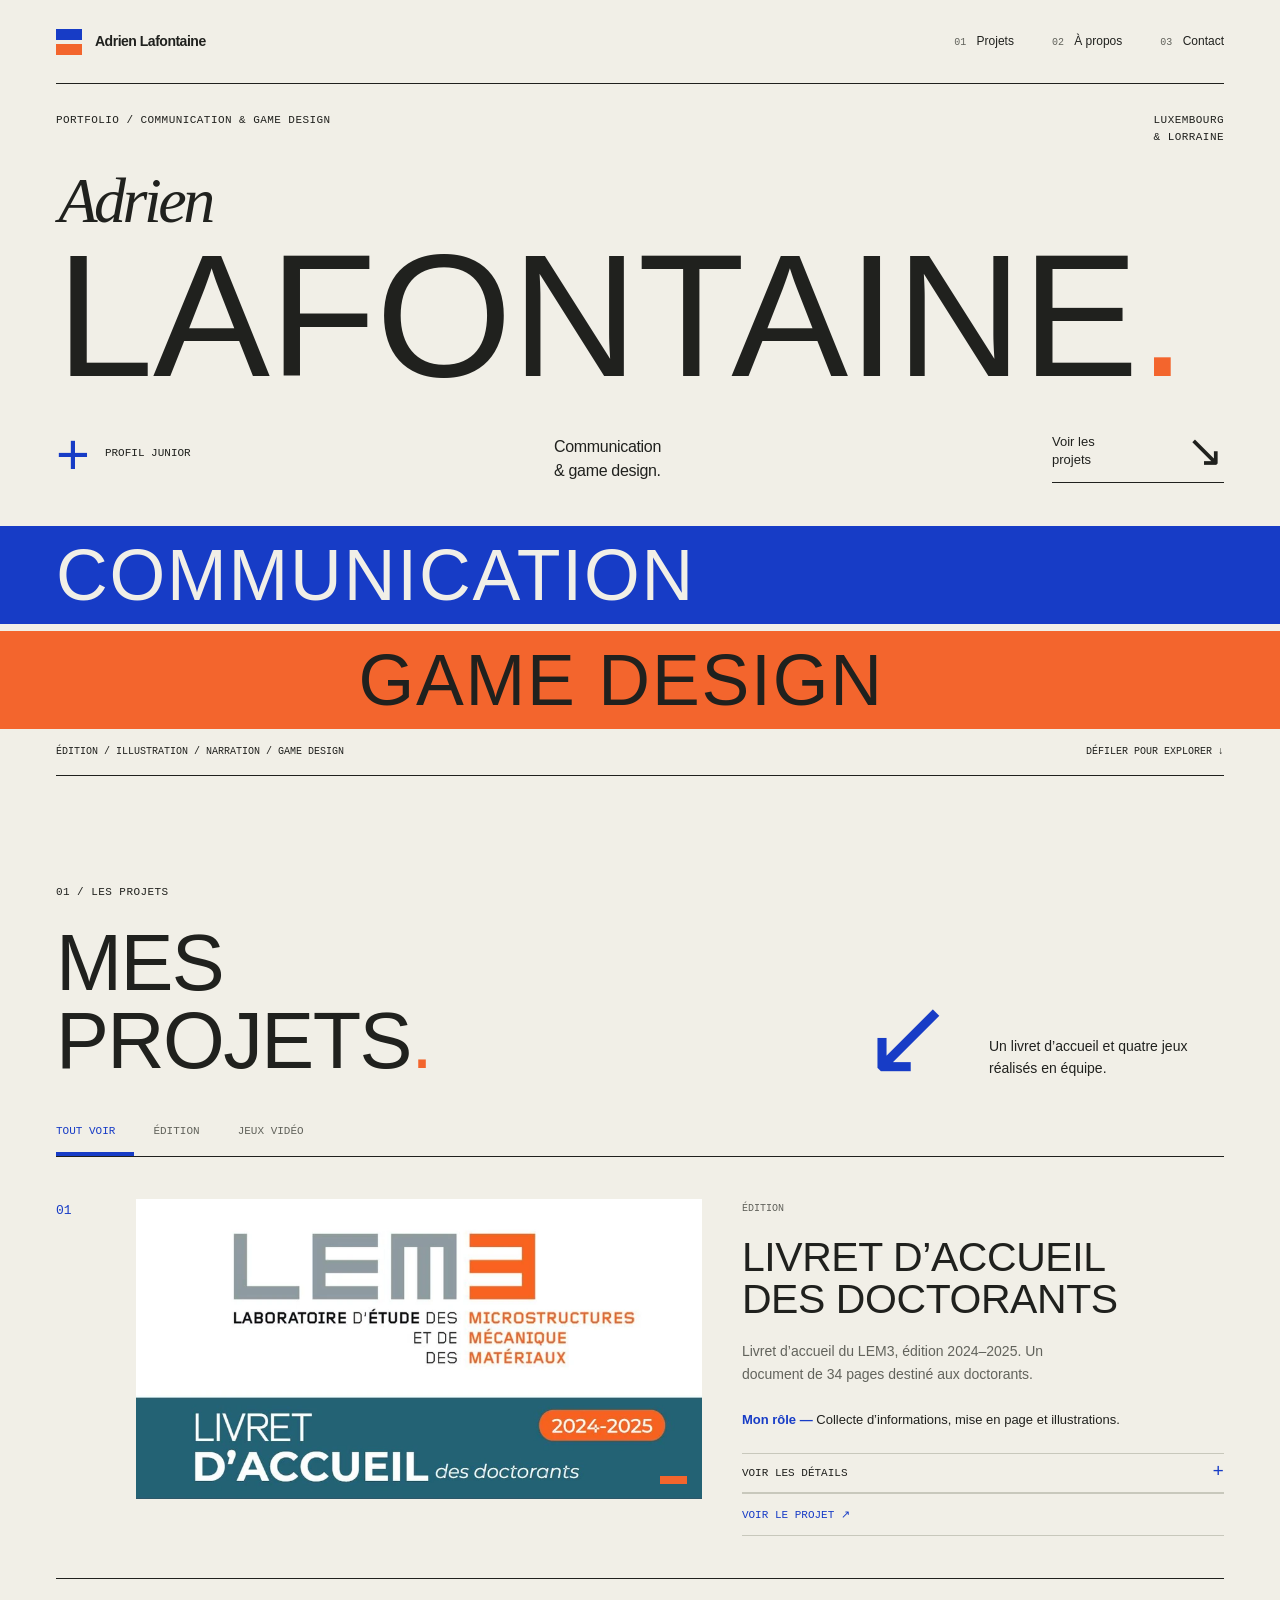
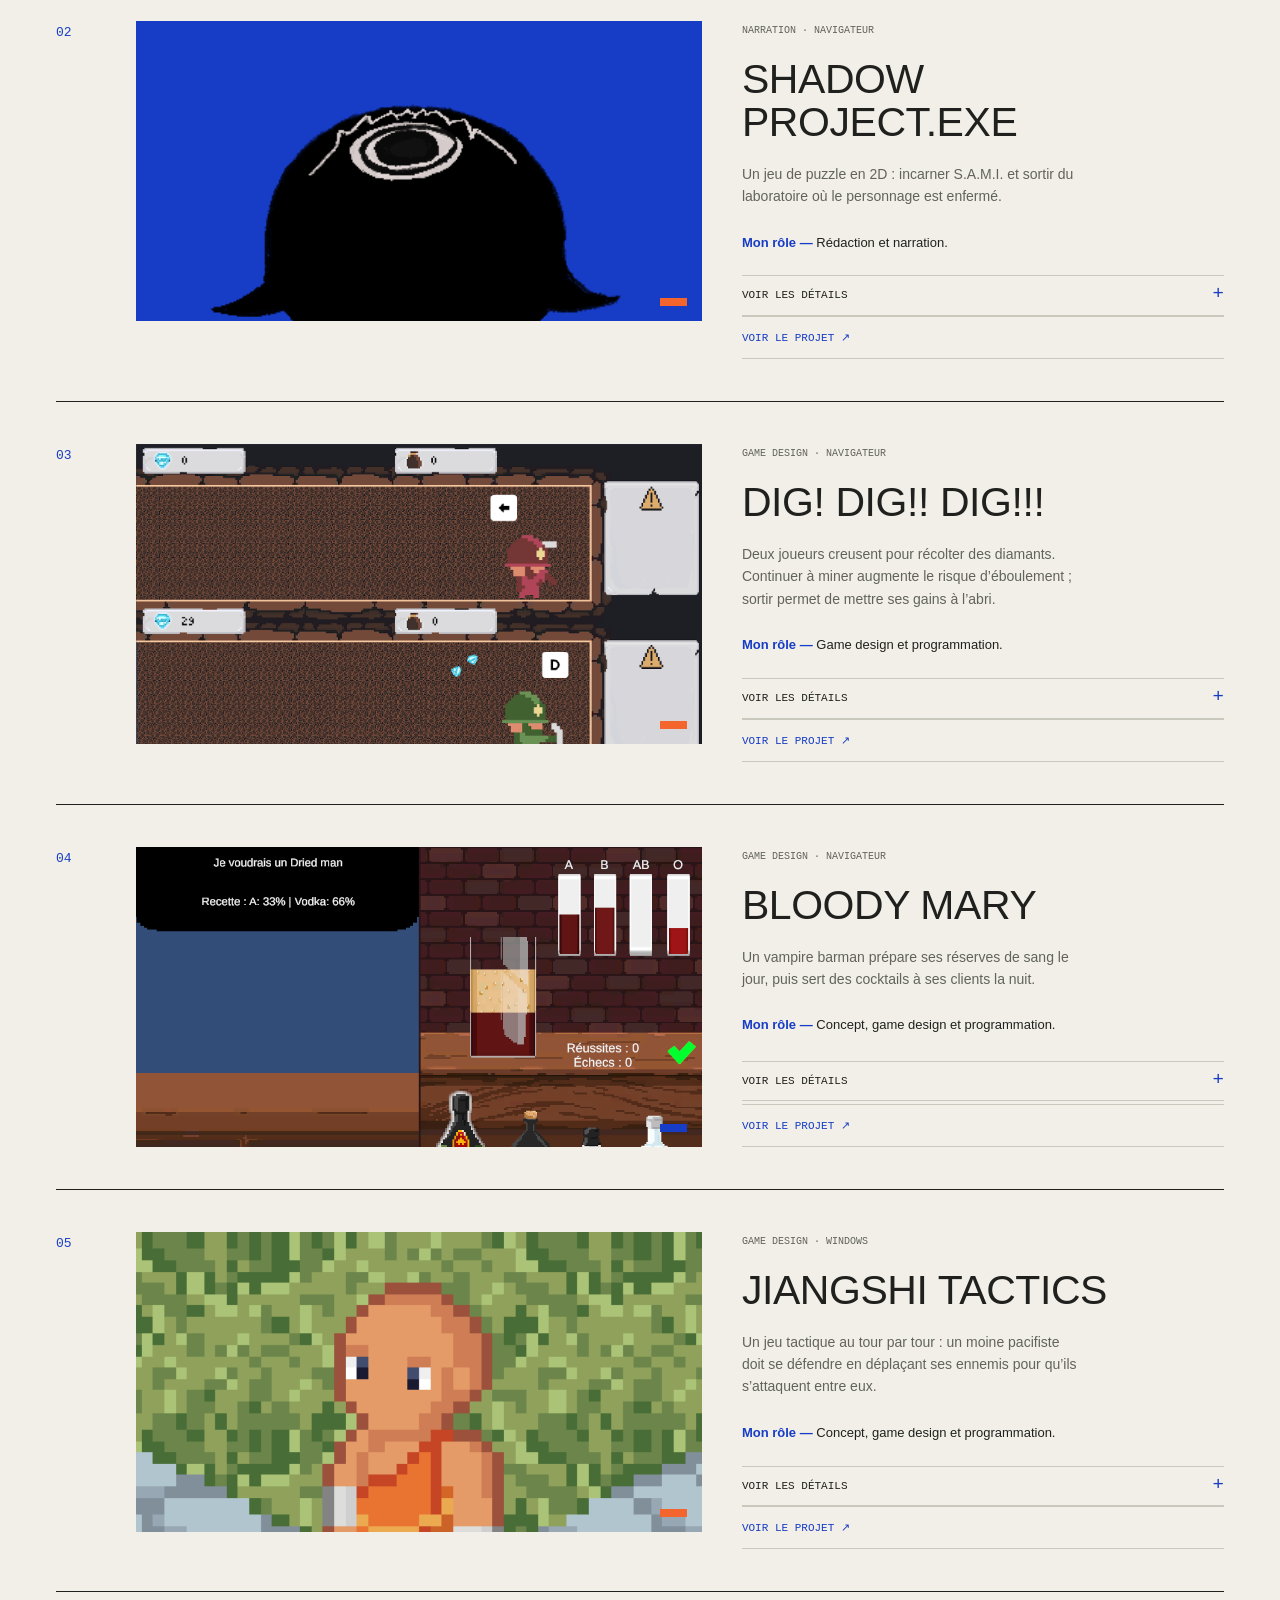
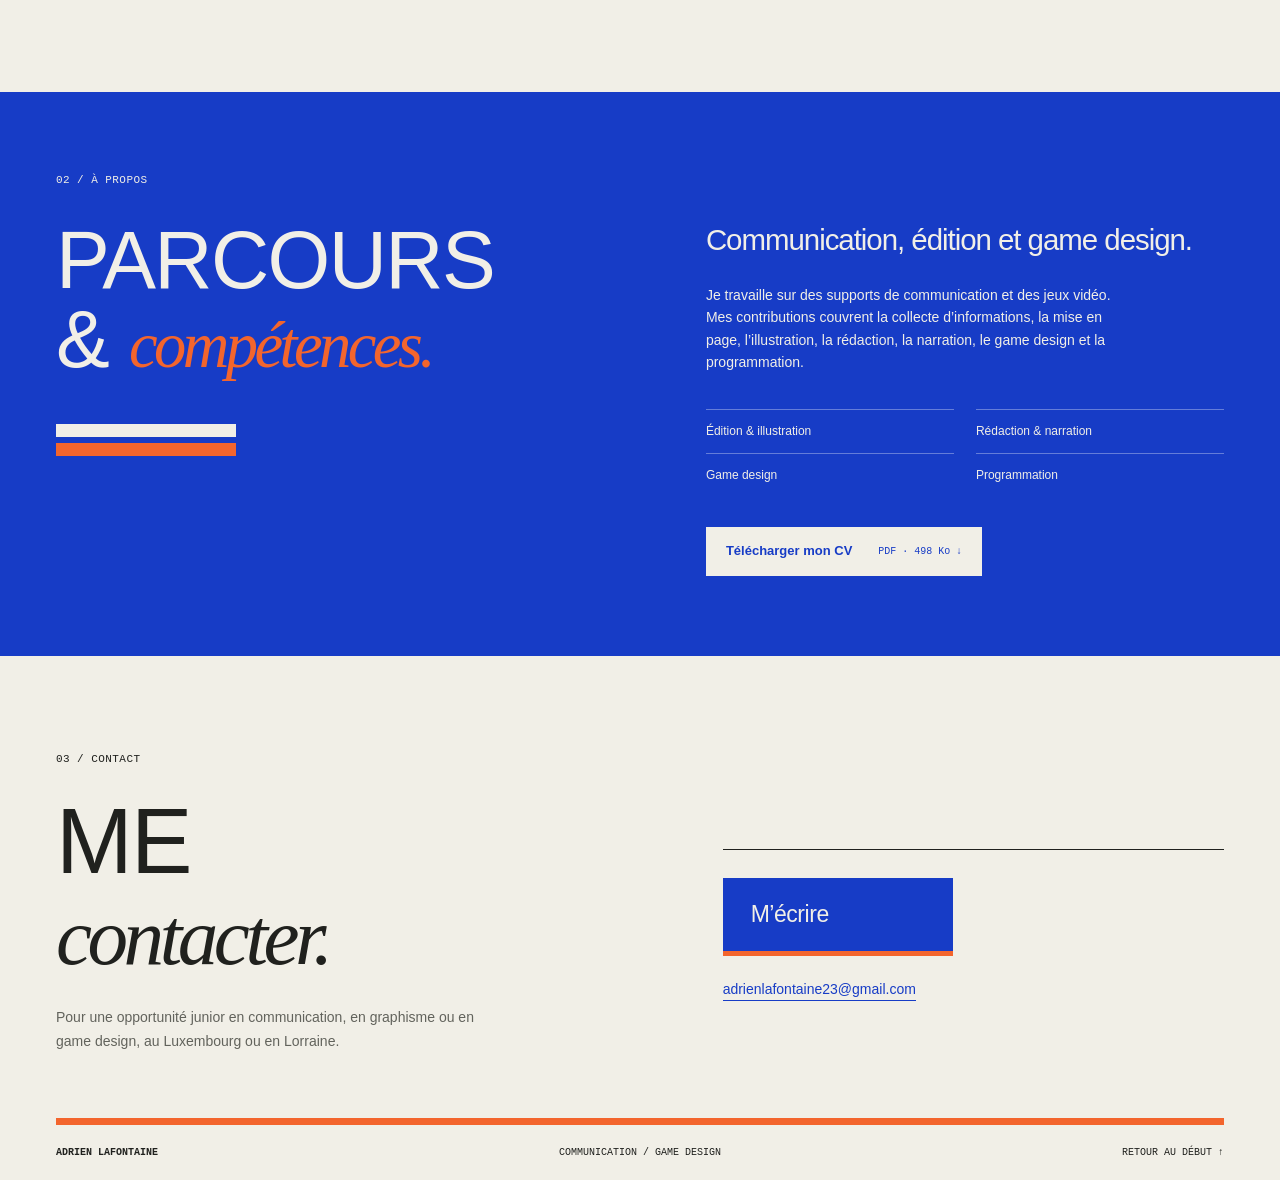
<file: index.html>
<!doctype html>
<html lang="fr">
<head>
  <meta charset="utf-8">
  <meta name="viewport" content="width=device-width, initial-scale=1">
  <meta name="description" content="Portfolio d’Adrien Lafontaine : communication, édition, narration et game design. Livret d’accueil et jeux vidéo. Luxembourg et Lorraine.">
  <title>Adrien Lafontaine — Communication & game design</title>
  <link rel="icon" href="assets/favicon.svg" type="image/svg+xml">
  <link rel="stylesheet" href="styles.css?v=contact-1">
  <script src="content.js?v=cv-1" defer></script>
  <script src="script.js?v=final-1" defer></script>
</head>
<body>
  <a class="skip" href="#projets">Aller aux projets</a>
  <header class="header wrap">
    <a class="brand" href="#accueil" aria-label="Adrien Lafontaine, accueil"><span class="brand-bars" aria-hidden="true"></span><span data-name>Adrien Lafontaine</span></a>
    <nav aria-label="Navigation principale"><a href="#projets"><span>01</span> Projets</a><a href="#apropos"><span>02</span> À propos</a><a href="#contact"><span>03</span> Contact</a></nav>
  </header>
  <main id="accueil">
    <section class="hero wrap" aria-labelledby="hero-title">
      <div class="hero-top"><p class="eyebrow">Portfolio / Communication & game design</p><p class="edition">Luxembourg<br>& Lorraine</p></div>
      <h1 id="hero-title"><span class="first-name">Adrien</span><span class="last-name">Lafontaine<span class="name-dot">.</span></span></h1>
      <div class="hero-bottom"><div class="hero-index"><span class="cross" aria-hidden="true">+</span><span>Profil junior</span></div><p>Communication<br>& game design.</p><a class="button" href="#projets"><span>Voir les<br>projets</span><span class="button-arrow" aria-hidden="true">↘</span></a></div>
      <div class="hero-bars" role="img" aria-label="Mes deux domaines : communication et game design"><span aria-hidden="true">COMMUNICATION</span><span aria-hidden="true">GAME DESIGN</span></div>
      <div class="hero-foot"><span>Édition / Illustration / Narration / Game design</span><span>Défiler pour explorer ↓</span></div>
    </section>
    <section class="projects wrap" id="projets" aria-labelledby="projects-title">
      <div class="section-top"><div><p class="eyebrow">01 / Les projets</p><h2 id="projects-title">Mes<br>projets<span class="orange">.</span></h2></div><div class="section-aside"><span class="section-symbol" aria-hidden="true">↙</span><p class="section-note">Un livret d’accueil et quatre jeux réalisés en équipe.</p></div></div>
      <div class="filters" role="group" aria-label="Filtrer les projets"><button type="button" data-filter="all" aria-pressed="true">Tout voir</button><button type="button" data-filter="edition" aria-pressed="false">Édition</button><button type="button" data-filter="jeu" aria-pressed="false">Jeux vidéo</button></div>
      <p id="filter-status" class="sr-only" role="status"></p>
      <div class="project-grid" id="project-grid"></div>
      <noscript><p>Consultez le <a href="projets/livret-accueil.html">livret d’accueil</a> et les jeux : <a href="projets/shadow-exe.html">Shadow Project.exe</a>, <a href="projets/dig-dig-dig.html">Dig! Dig!! Dig!!!</a>, <a href="projets/bloody-mary.html">Bloody Mary</a> et <a href="projets/jiangshi-tactics.html">Jiangshi Tactics</a>.</p></noscript>
    </section>
    <section class="about" id="apropos" aria-labelledby="about-title"><div class="wrap about-grid"><div><p class="eyebrow">02 / À propos</p><h2 id="about-title">Parcours<br>& <em>compétences.</em></h2><div class="small-bars" aria-hidden="true"></div></div><div class="about-copy"><p class="lead">Communication, édition et game design.</p><p id="about-text">Je travaille sur des supports de communication et des jeux vidéo. Mes contributions couvrent la collecte d’informations, la mise en page, l’illustration, la rédaction, la narration, le game design et la programmation.</p><div class="focus-list"><span>Édition & illustration</span><span>Rédaction & narration</span><span>Game design</span><span>Programmation</span></div><a id="cv-link" class="text-link cv-download" href="assets/cv-adrien-lafontaine.pdf" download="CV-Adrien-Lafontaine.pdf">Télécharger mon CV <span>PDF · 498 Ko ↓</span></a></div></div></section>
    <section class="contact wrap" id="contact" aria-labelledby="contact-title"><p class="eyebrow">03 / Contact</p><div class="contact-layout"><div><h2 id="contact-title">Me<br><em>contacter.</em></h2><p class="contact-intro">Pour une opportunité junior en communication, en graphisme ou en game design, au Luxembourg ou en Lorraine.</p></div><div class="contact-actions"><a class="contact-write" href="mailto:adrienlafontaine23@gmail.com">M’écrire</a><div id="contact-links"><a href="mailto:adrienlafontaine23@gmail.com">adrienlafontaine23@gmail.com</a></div></div></div></section>
  </main>
  <footer class="footer wrap"><span data-name>Adrien Lafontaine</span><span>Communication / Game design</span><a href="#accueil">Retour au début ↑</a></footer>
</body>
</html>
</file>
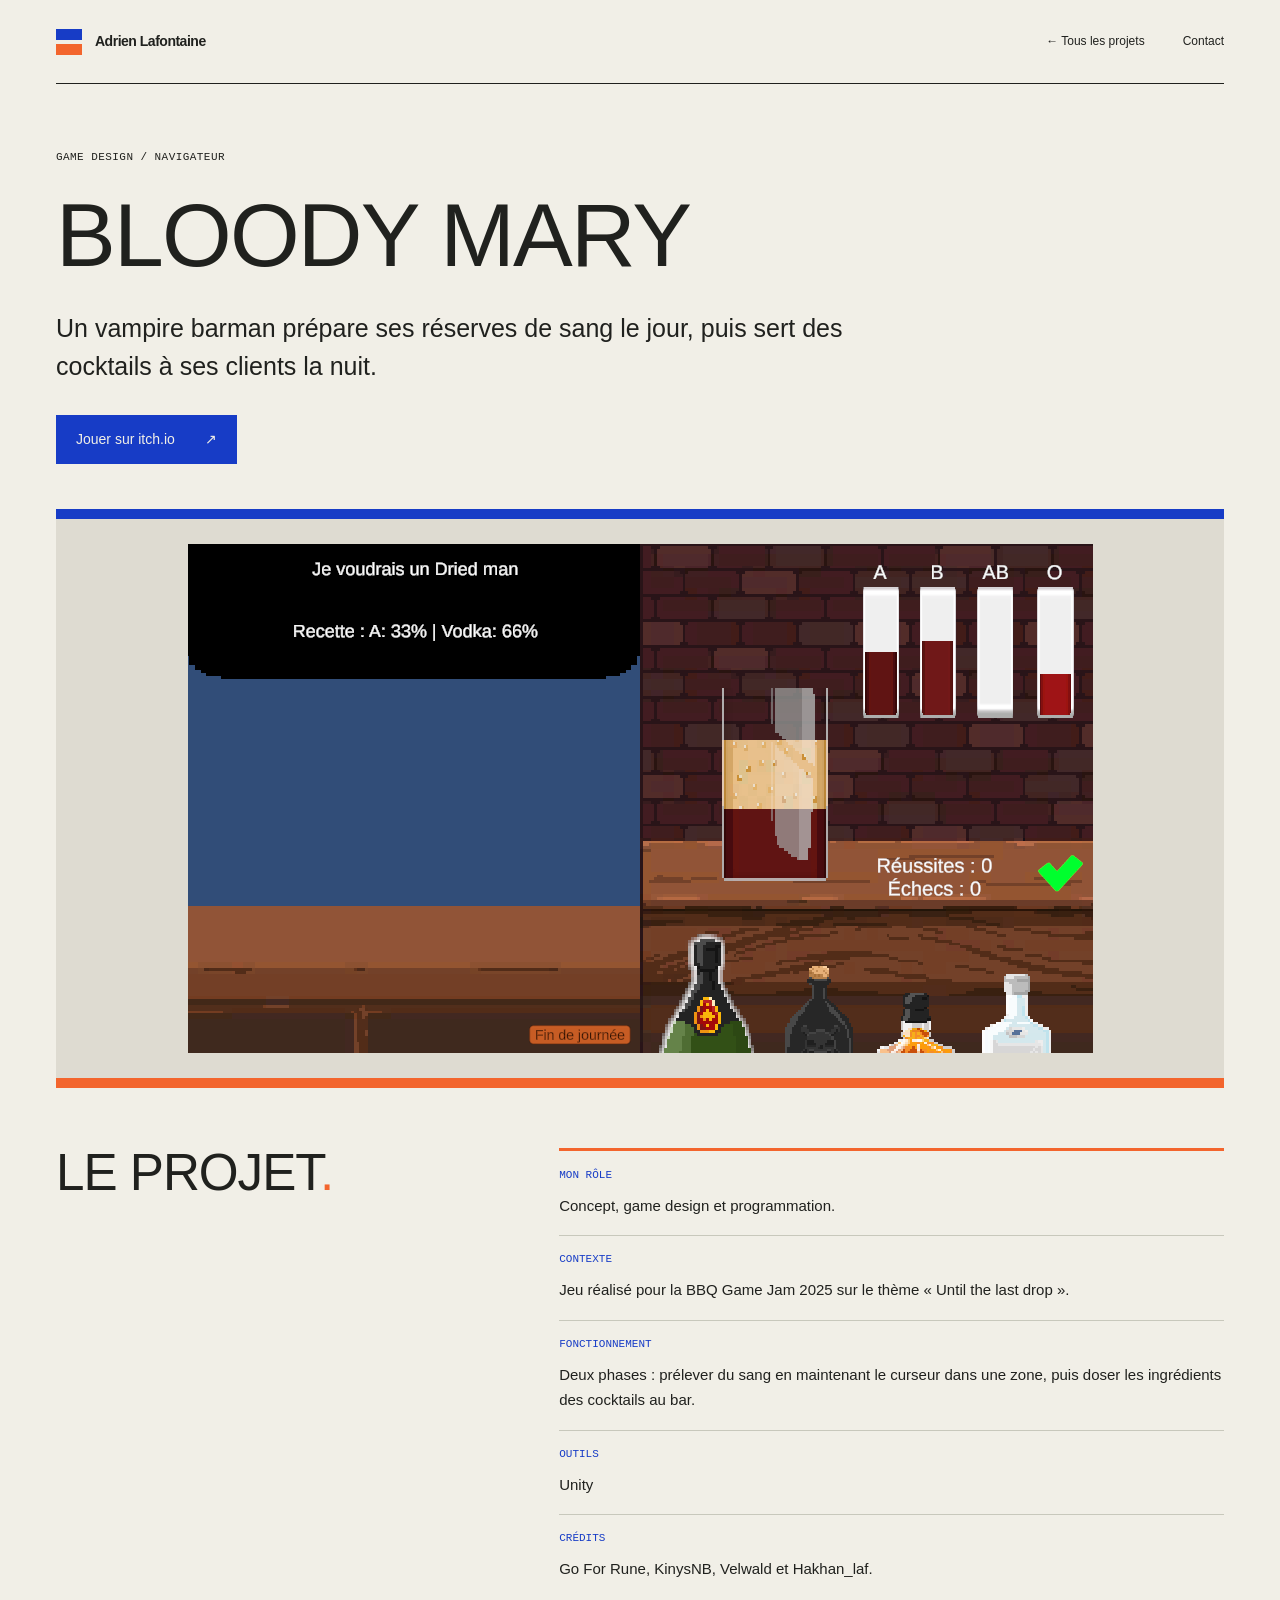
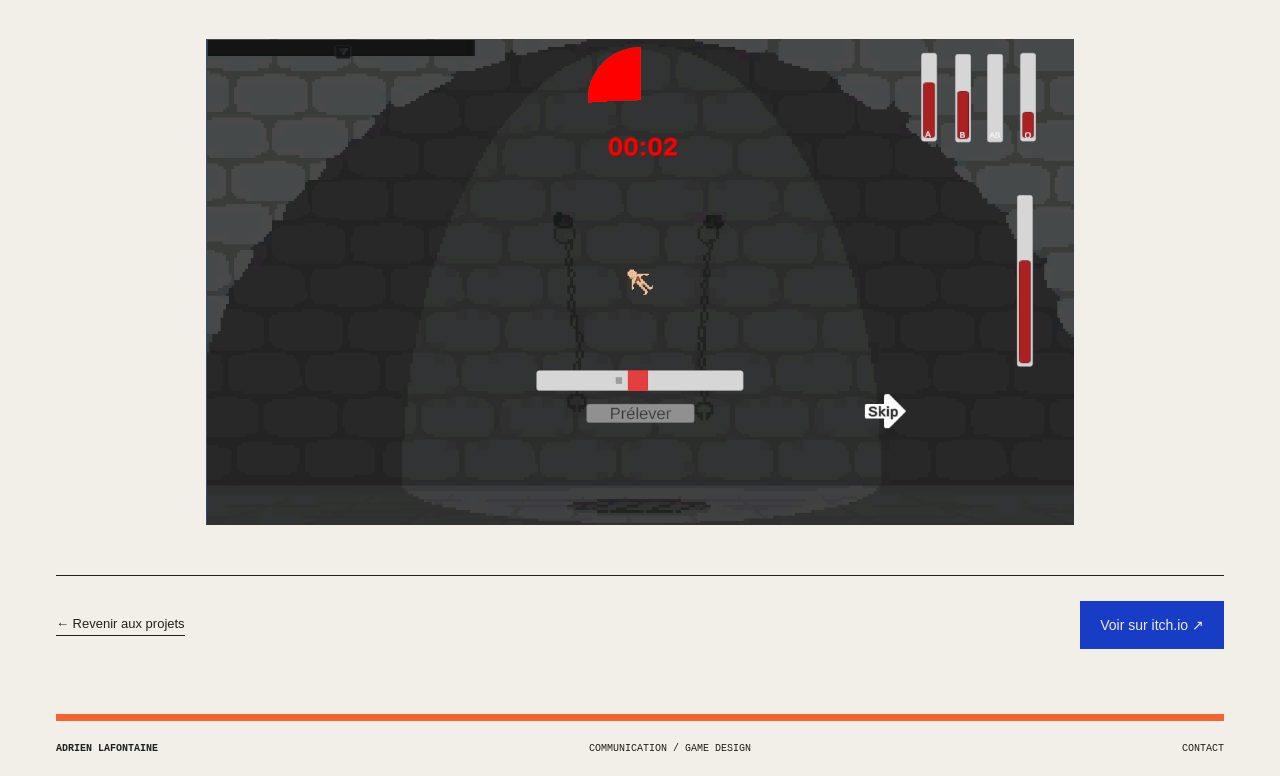
<file: projets/bloody-mary.html>
<!doctype html>
<html lang="fr"><head><meta charset="utf-8"><meta name="viewport" content="width=device-width, initial-scale=1"><title>Bloody Mary — Adrien Lafontaine</title><meta name="description" content="Un vampire barman prépare ses réserves de sang le jour, puis sert des cocktails à ses clients la nuit."><link rel="icon" href="../assets/favicon.svg" type="image/svg+xml"><link rel="stylesheet" href="../styles.css?v=final-1"></head>
<body><a class="skip" href="#projet">Aller au projet</a><header class="header wrap"><a class="brand" href="../index.html"><span class="brand-bars" aria-hidden="true"></span>Adrien Lafontaine</a><nav aria-label="Navigation principale"><a href="../index.html#projets">← Tous les projets</a><a href="../index.html#contact">Contact</a></nav></header>
<main id="projet" class="project-page wrap"><p class="eyebrow">Game design / Navigateur</p><h1>Bloody Mary</h1><p class="project-page-intro">Un vampire barman prépare ses réserves de sang le jour, puis sert des cocktails à ses clients la nuit.</p><a class="itch-link" href="https://go-for-rune.itch.io/bloody-mary" target="_blank" rel="noopener noreferrer">Jouer sur itch.io <span aria-hidden="true">↗</span><span class="sr-only"> (nouvel onglet)</span></a>
<figure class="project-page-cover"><img src="../assets/games/bloody-mary-1.png" alt="Visuel du jeu Bloody Mary sur itch.io"></figure>
<div class="project-page-content"><h2>Le projet<span class="orange">.</span></h2><div><section class="project-fact project-role"><h3>Mon rôle</h3><p>Concept, game design et programmation.</p></section><section class="project-fact"><h3>Contexte</h3><p>Jeu réalisé pour la BBQ Game Jam 2025 sur le thème « Until the last drop ».</p></section><section class="project-fact"><h3>Fonctionnement</h3><p>Deux phases : prélever du sang en maintenant le curseur dans une zone, puis doser les ingrédients des cocktails au bar.</p></section><section class="project-fact"><h3>Outils</h3><p>Unity</p></section><section class="project-fact"><h3>Crédits</h3><p>Go For Rune, KinysNB, Velwald et Hakhan_laf.</p></section></div></div>
<section class="project-gallery" aria-label="Captures du jeu"><figure><img src="../assets/games/bloody-mary-2.png" alt="Capture du jeu Bloody Mary publiée sur itch.io" loading="lazy"></figure></section>
<div class="project-page-end"><a class="text-link" href="../index.html#projets">← Revenir aux projets</a><a class="itch-link" href="https://go-for-rune.itch.io/bloody-mary" target="_blank" rel="noopener noreferrer">Voir sur itch.io ↗<span class="sr-only"> (nouvel onglet)</span></a></div></main><footer class="footer wrap"><span>Adrien Lafontaine</span><span>Communication / Game design</span><a href="../index.html#contact">Contact</a></footer></body></html>
</file>
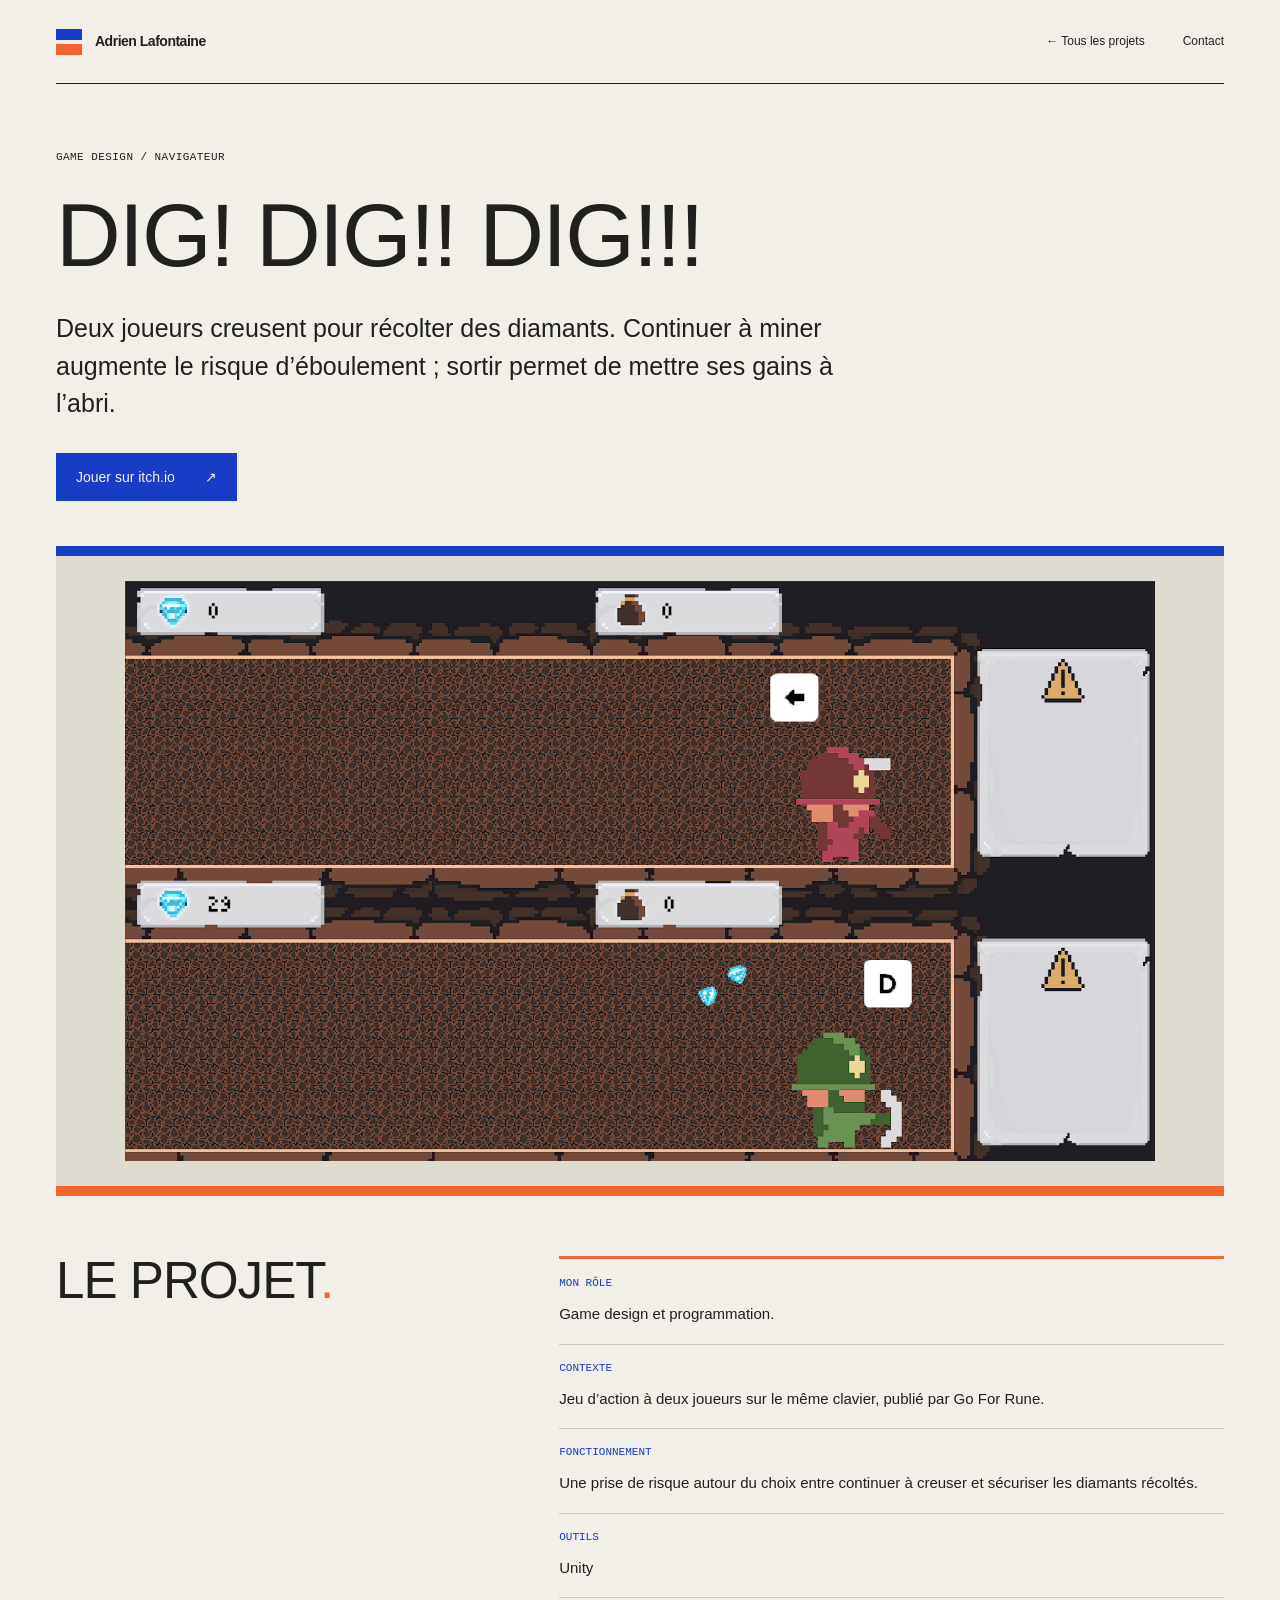
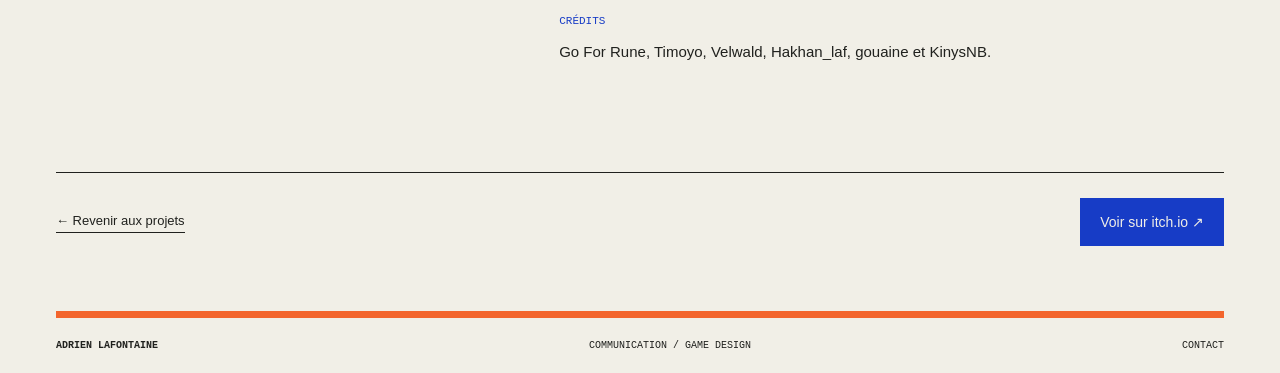
<file: projets/dig-dig-dig.html>
<!doctype html>
<html lang="fr"><head><meta charset="utf-8"><meta name="viewport" content="width=device-width, initial-scale=1"><title>Dig! Dig!! Dig!!! — Adrien Lafontaine</title><meta name="description" content="Deux joueurs creusent pour récolter des diamants. Continuer à miner augmente le risque d’éboulement ; sortir permet de mettre ses gains à l’abri."><link rel="icon" href="../assets/favicon.svg" type="image/svg+xml"><link rel="stylesheet" href="../styles.css?v=final-1"></head>
<body><a class="skip" href="#projet">Aller au projet</a><header class="header wrap"><a class="brand" href="../index.html"><span class="brand-bars" aria-hidden="true"></span>Adrien Lafontaine</a><nav aria-label="Navigation principale"><a href="../index.html#projets">← Tous les projets</a><a href="../index.html#contact">Contact</a></nav></header>
<main id="projet" class="project-page wrap"><p class="eyebrow">Game design / Navigateur</p><h1>Dig! Dig!! Dig!!!</h1><p class="project-page-intro">Deux joueurs creusent pour récolter des diamants. Continuer à miner augmente le risque d’éboulement ; sortir permet de mettre ses gains à l’abri.</p><a class="itch-link" href="https://go-for-rune.itch.io/dig-dig-dig" target="_blank" rel="noopener noreferrer">Jouer sur itch.io <span aria-hidden="true">↗</span><span class="sr-only"> (nouvel onglet)</span></a>
<figure class="project-page-cover"><img src="../assets/games/dig-dig-dig-1.png" alt="Visuel du jeu Dig! Dig!! Dig!!! sur itch.io"></figure>
<div class="project-page-content"><h2>Le projet<span class="orange">.</span></h2><div><section class="project-fact project-role"><h3>Mon rôle</h3><p>Game design et programmation.</p></section><section class="project-fact"><h3>Contexte</h3><p>Jeu d’action à deux joueurs sur le même clavier, publié par Go For Rune.</p></section><section class="project-fact"><h3>Fonctionnement</h3><p>Une prise de risque autour du choix entre continuer à creuser et sécuriser les diamants récoltés.</p></section><section class="project-fact"><h3>Outils</h3><p>Unity</p></section><section class="project-fact"><h3>Crédits</h3><p>Go For Rune, Timoyo, Velwald, Hakhan_laf, gouaine et KinysNB.</p></section></div></div>

<div class="project-page-end"><a class="text-link" href="../index.html#projets">← Revenir aux projets</a><a class="itch-link" href="https://go-for-rune.itch.io/dig-dig-dig" target="_blank" rel="noopener noreferrer">Voir sur itch.io ↗<span class="sr-only"> (nouvel onglet)</span></a></div></main><footer class="footer wrap"><span>Adrien Lafontaine</span><span>Communication / Game design</span><a href="../index.html#contact">Contact</a></footer></body></html>
</file>
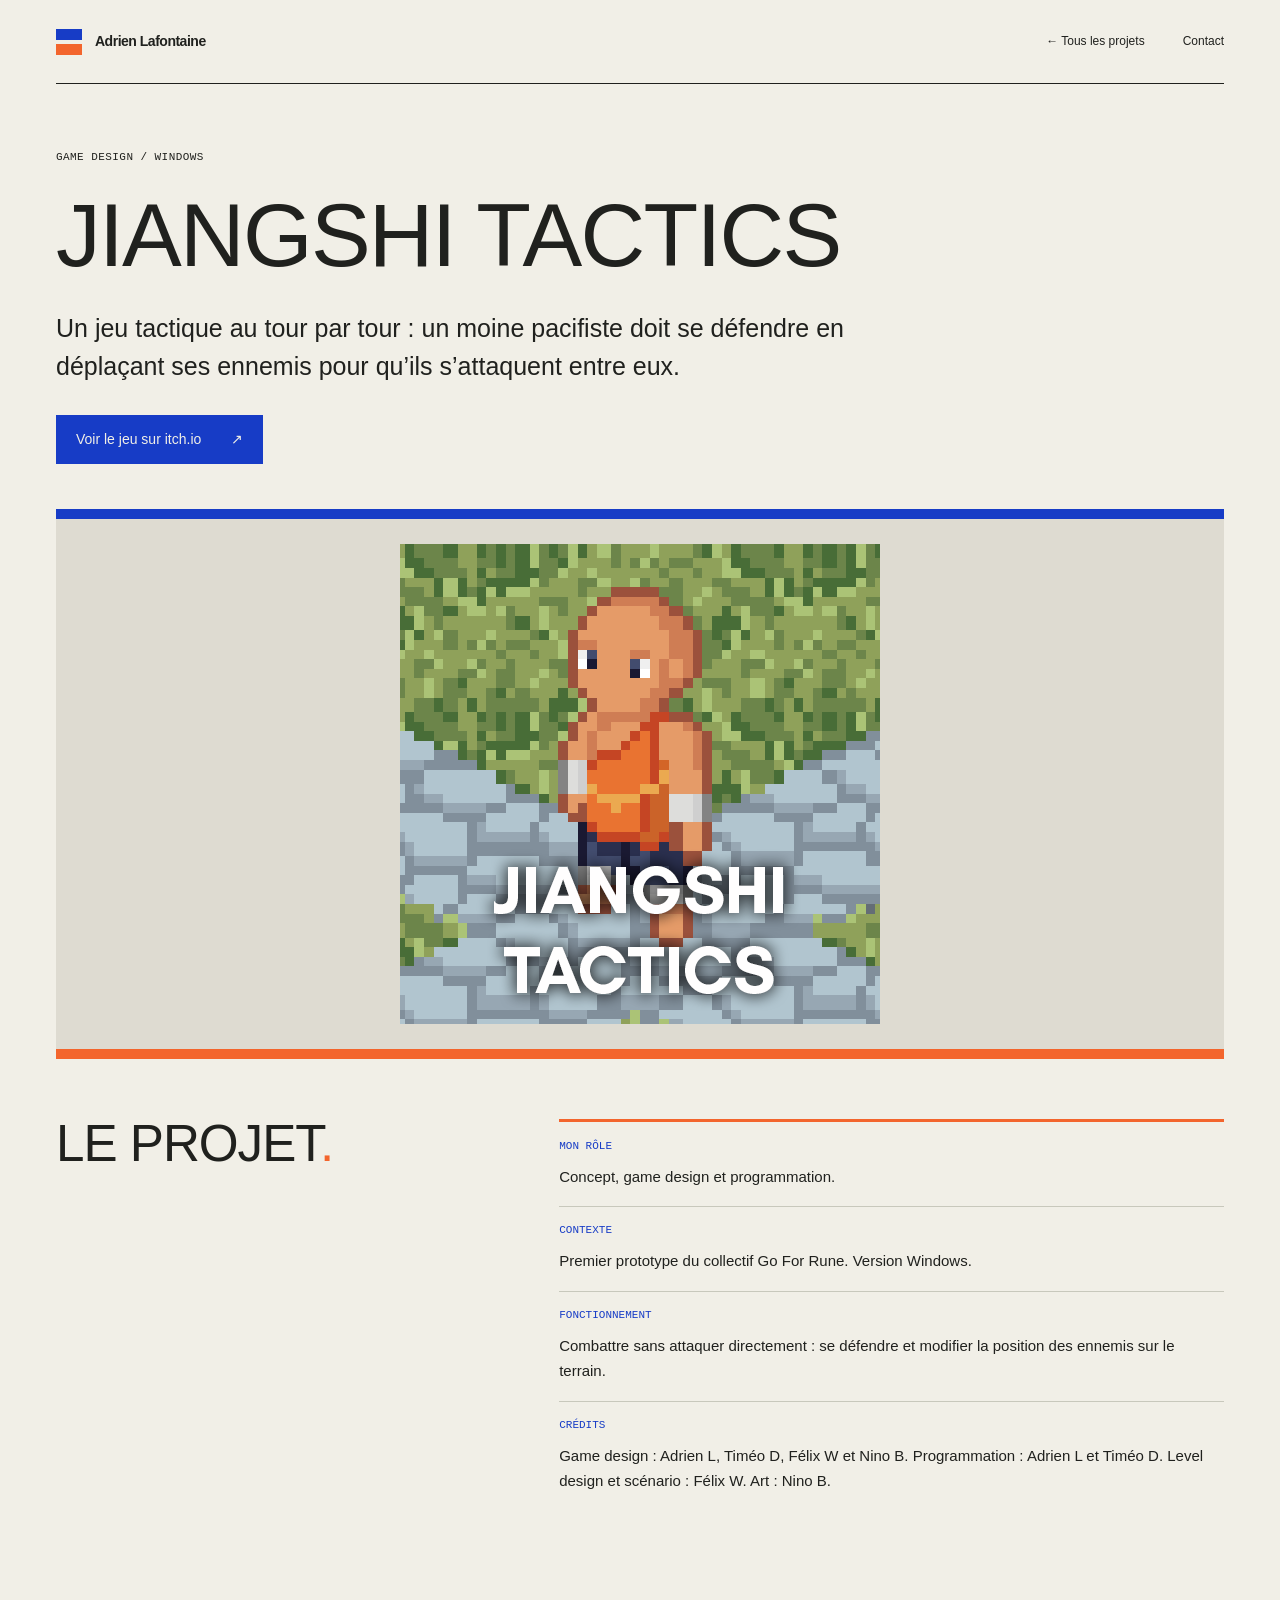
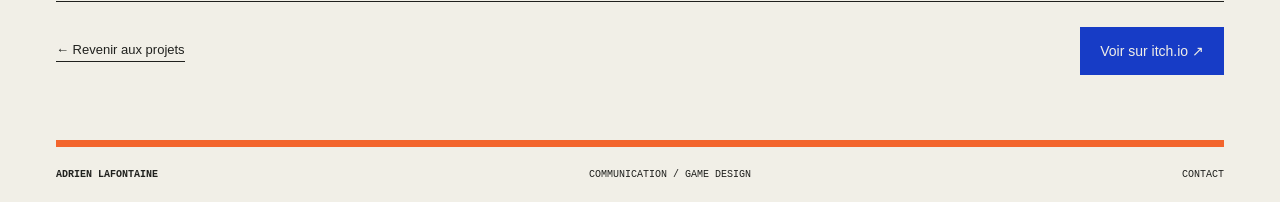
<file: projets/jiangshi-tactics.html>
<!doctype html>
<html lang="fr"><head><meta charset="utf-8"><meta name="viewport" content="width=device-width, initial-scale=1"><title>Jiangshi Tactics — Adrien Lafontaine</title><meta name="description" content="Un jeu tactique au tour par tour : un moine pacifiste doit se défendre en déplaçant ses ennemis pour qu’ils s’attaquent entre eux."><link rel="icon" href="../assets/favicon.svg" type="image/svg+xml"><link rel="stylesheet" href="../styles.css?v=final-1"></head>
<body><a class="skip" href="#projet">Aller au projet</a><header class="header wrap"><a class="brand" href="../index.html"><span class="brand-bars" aria-hidden="true"></span>Adrien Lafontaine</a><nav aria-label="Navigation principale"><a href="../index.html#projets">← Tous les projets</a><a href="../index.html#contact">Contact</a></nav></header>
<main id="projet" class="project-page wrap"><p class="eyebrow">Game design / Windows</p><h1>Jiangshi Tactics</h1><p class="project-page-intro">Un jeu tactique au tour par tour : un moine pacifiste doit se défendre en déplaçant ses ennemis pour qu’ils s’attaquent entre eux.</p><a class="itch-link" href="https://go-for-rune.itch.io/jiangshi-tactics" target="_blank" rel="noopener noreferrer">Voir le jeu sur itch.io <span aria-hidden="true">↗</span><span class="sr-only"> (nouvel onglet)</span></a>
<figure class="project-page-cover"><img src="../assets/games/jiangshi-tactics.png" alt="Visuel du jeu Jiangshi Tactics sur itch.io"></figure>
<div class="project-page-content"><h2>Le projet<span class="orange">.</span></h2><div><section class="project-fact project-role"><h3>Mon rôle</h3><p>Concept, game design et programmation.</p></section><section class="project-fact"><h3>Contexte</h3><p>Premier prototype du collectif Go For Rune. Version Windows.</p></section><section class="project-fact"><h3>Fonctionnement</h3><p>Combattre sans attaquer directement : se défendre et modifier la position des ennemis sur le terrain.</p></section><section class="project-fact"><h3>Crédits</h3><p>Game design : Adrien L, Timéo D, Félix W et Nino B. Programmation : Adrien L et Timéo D. Level design et scénario : Félix W. Art : Nino B.</p></section></div></div>

<div class="project-page-end"><a class="text-link" href="../index.html#projets">← Revenir aux projets</a><a class="itch-link" href="https://go-for-rune.itch.io/jiangshi-tactics" target="_blank" rel="noopener noreferrer">Voir sur itch.io ↗<span class="sr-only"> (nouvel onglet)</span></a></div></main><footer class="footer wrap"><span>Adrien Lafontaine</span><span>Communication / Game design</span><a href="../index.html#contact">Contact</a></footer></body></html>
</file>
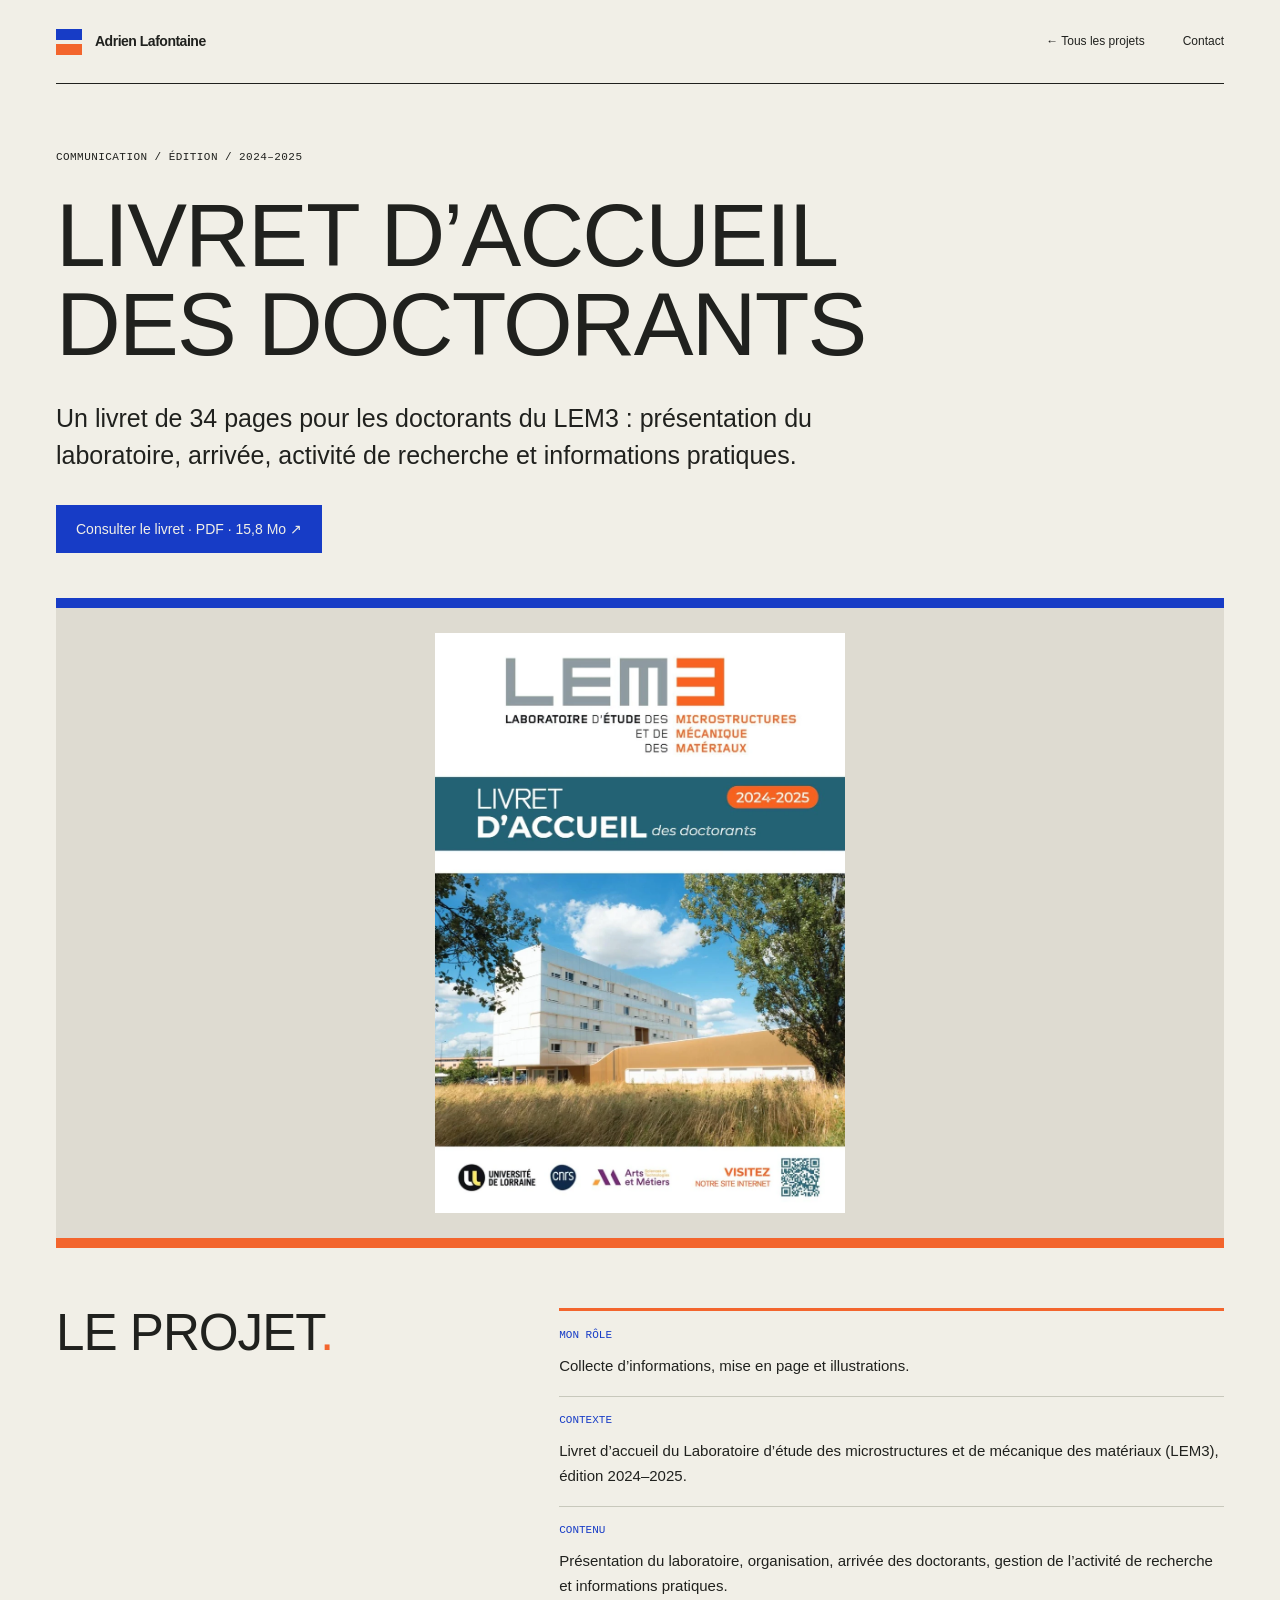
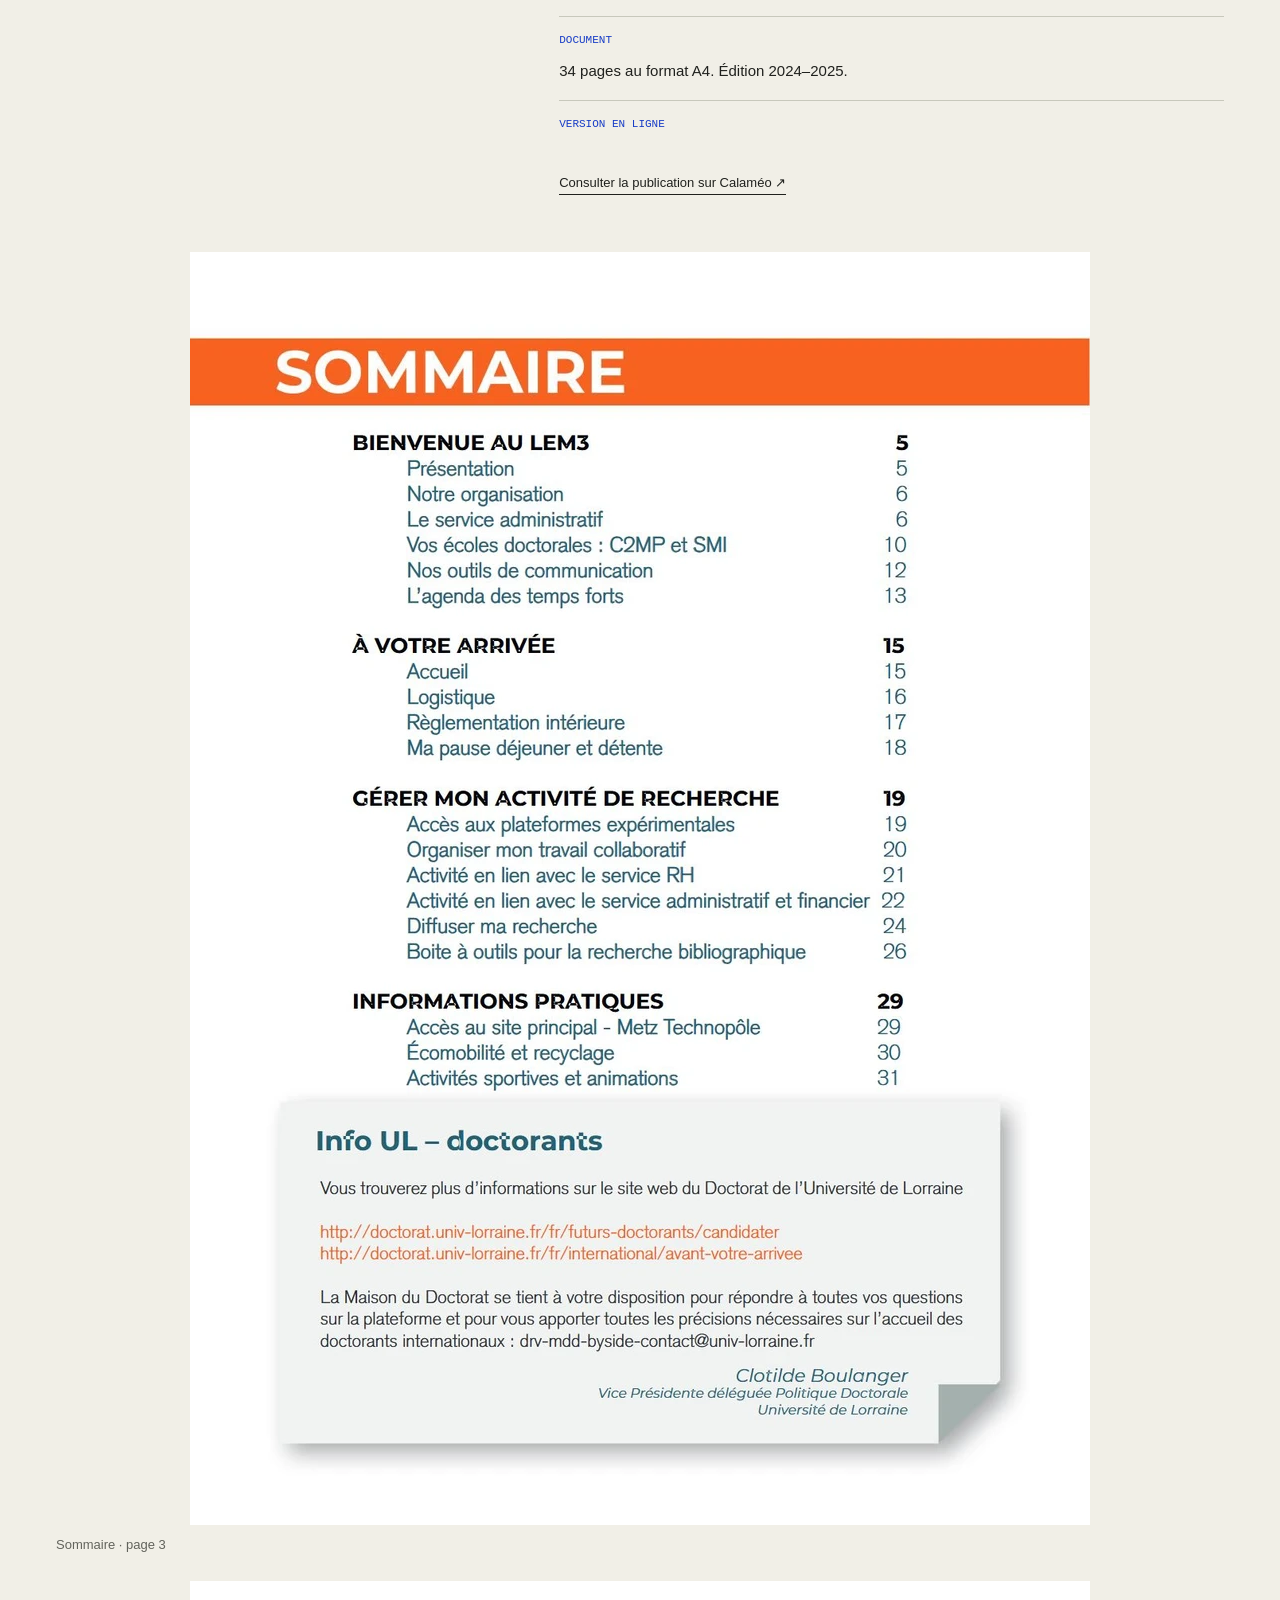
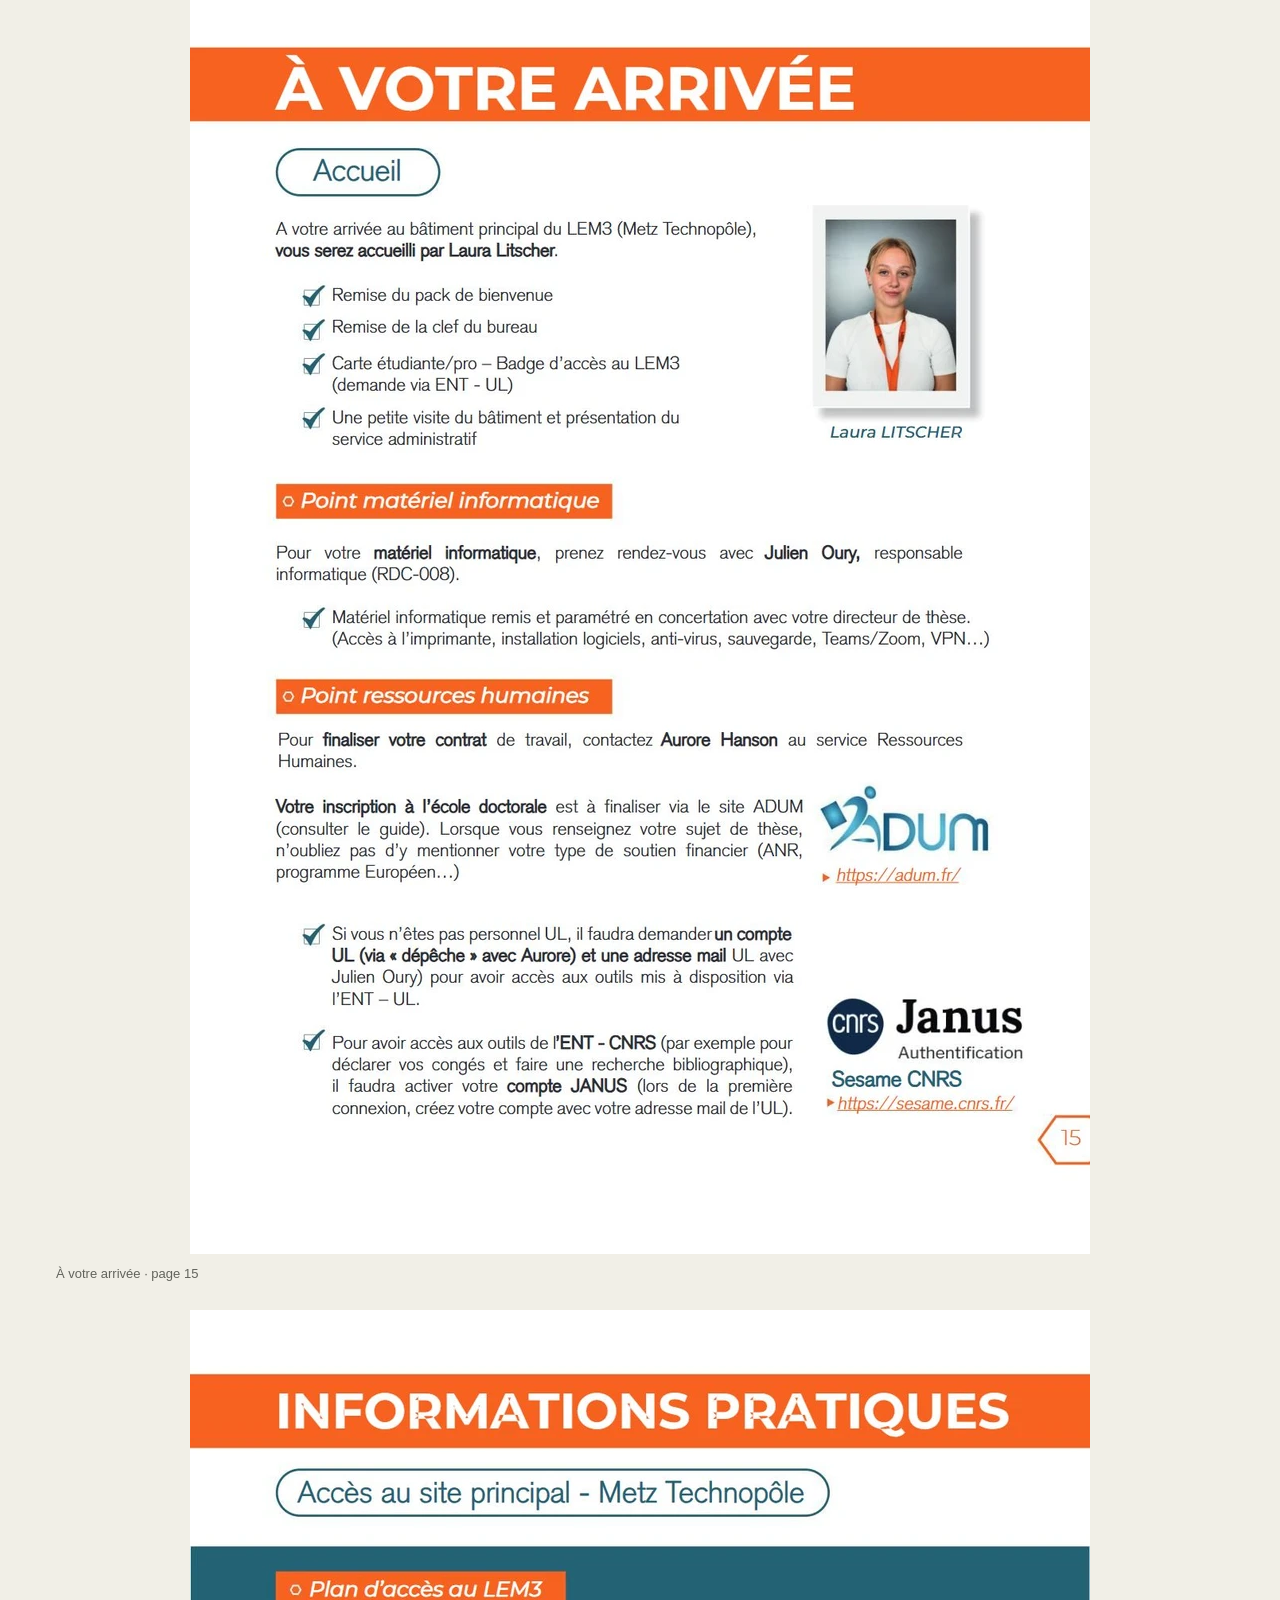
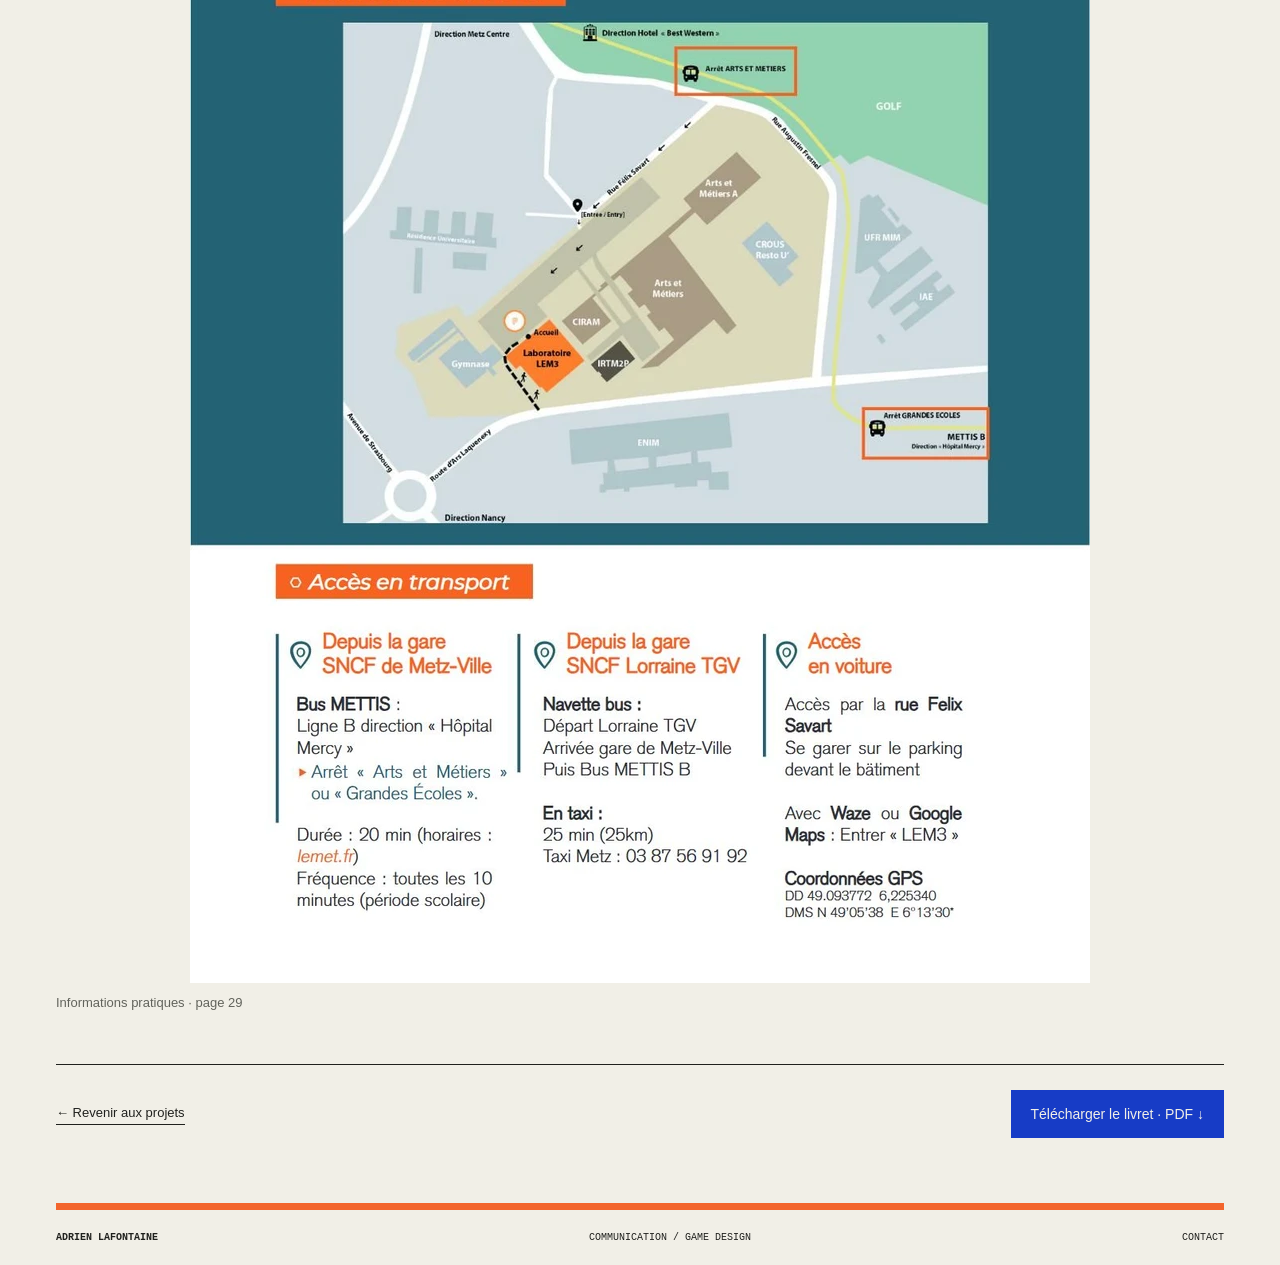
<file: projets/livret-accueil.html>
<!doctype html>
<html lang="fr"><head><meta charset="utf-8"><meta name="viewport" content="width=device-width, initial-scale=1"><title>Livret d’accueil des doctorants — Adrien Lafontaine</title><meta name="description" content="Livret d’accueil des doctorants du LEM3, édition 2024–2025, 34 pages. Présentation du projet et livret au format PDF."><link rel="icon" href="../assets/favicon.svg" type="image/svg+xml"><link rel="stylesheet" href="../styles.css?v=final-1"></head>
<body><a class="skip" href="#projet">Aller au projet</a><header class="header wrap"><a class="brand" href="../index.html"><span class="brand-bars" aria-hidden="true"></span>Adrien Lafontaine</a><nav aria-label="Navigation principale"><a href="../index.html#projets">← Tous les projets</a><a href="../index.html#contact">Contact</a></nav></header>
<main id="projet" class="project-page wrap"><p class="eyebrow">Communication / Édition / 2024–2025</p><h1>Livret d’accueil<br>des doctorants</h1><p class="project-page-intro">Un livret de 34 pages pour les doctorants du LEM3 : présentation du laboratoire, arrivée, activité de recherche et informations pratiques.</p><a class="itch-link" href="../assets/livret/livret-accueil-doctorants-2024-2025.pdf" target="_blank" rel="noopener">Consulter le livret · PDF · 15,8 Mo ↗<span class="sr-only"> (nouvel onglet)</span></a><figure class="project-page-cover"><img src="../assets/livret/couverture.webp" alt="Couverture du livret d’accueil des doctorants du LEM3, édition 2024–2025"></figure><div class="project-page-content"><h2>Le projet<span class="orange">.</span></h2><div><section class="project-fact project-role"><h3>Mon rôle</h3><p>Collecte d’informations, mise en page et illustrations.</p></section><section class="project-fact"><h3>Contexte</h3><p>Livret d’accueil du Laboratoire d’étude des microstructures et de mécanique des matériaux (LEM3), édition 2024–2025.</p></section><section class="project-fact"><h3>Contenu</h3><p>Présentation du laboratoire, organisation, arrivée des doctorants, gestion de l’activité de recherche et informations pratiques.</p></section><section class="project-fact"><h3>Document</h3><p>34 pages au format A4. Édition 2024–2025.</p></section><section class="project-fact"><h3>Version en ligne</h3><p><a class="text-link" href="https://www.calameo.com/read/007577992f8dab696b401" target="_blank" rel="noopener noreferrer">Consulter la publication sur Calaméo ↗</a></p></section></div></div><section class="project-gallery" aria-label="Extraits du livret"><figure><img src="../assets/livret/sommaire.webp" alt="Sommaire du livret, page 3" loading="lazy"><figcaption class="muted">Sommaire · page 3</figcaption></figure><figure><img src="../assets/livret/accueil.webp" alt="Informations pour l’arrivée des doctorants, page 15" loading="lazy"><figcaption class="muted">À votre arrivée · page 15</figcaption></figure><figure><img src="../assets/livret/informations-pratiques.webp" alt="Informations pratiques du livret, page 29" loading="lazy"><figcaption class="muted">Informations pratiques · page 29</figcaption></figure></section><div class="project-page-end"><a class="text-link" href="../index.html#projets">← Revenir aux projets</a><a class="itch-link" href="../assets/livret/livret-accueil-doctorants-2024-2025.pdf" download>Télécharger le livret · PDF ↓</a></div></main><footer class="footer wrap"><span>Adrien Lafontaine</span><span>Communication / Game design</span><a href="../index.html#contact">Contact</a></footer></body></html>
</file>
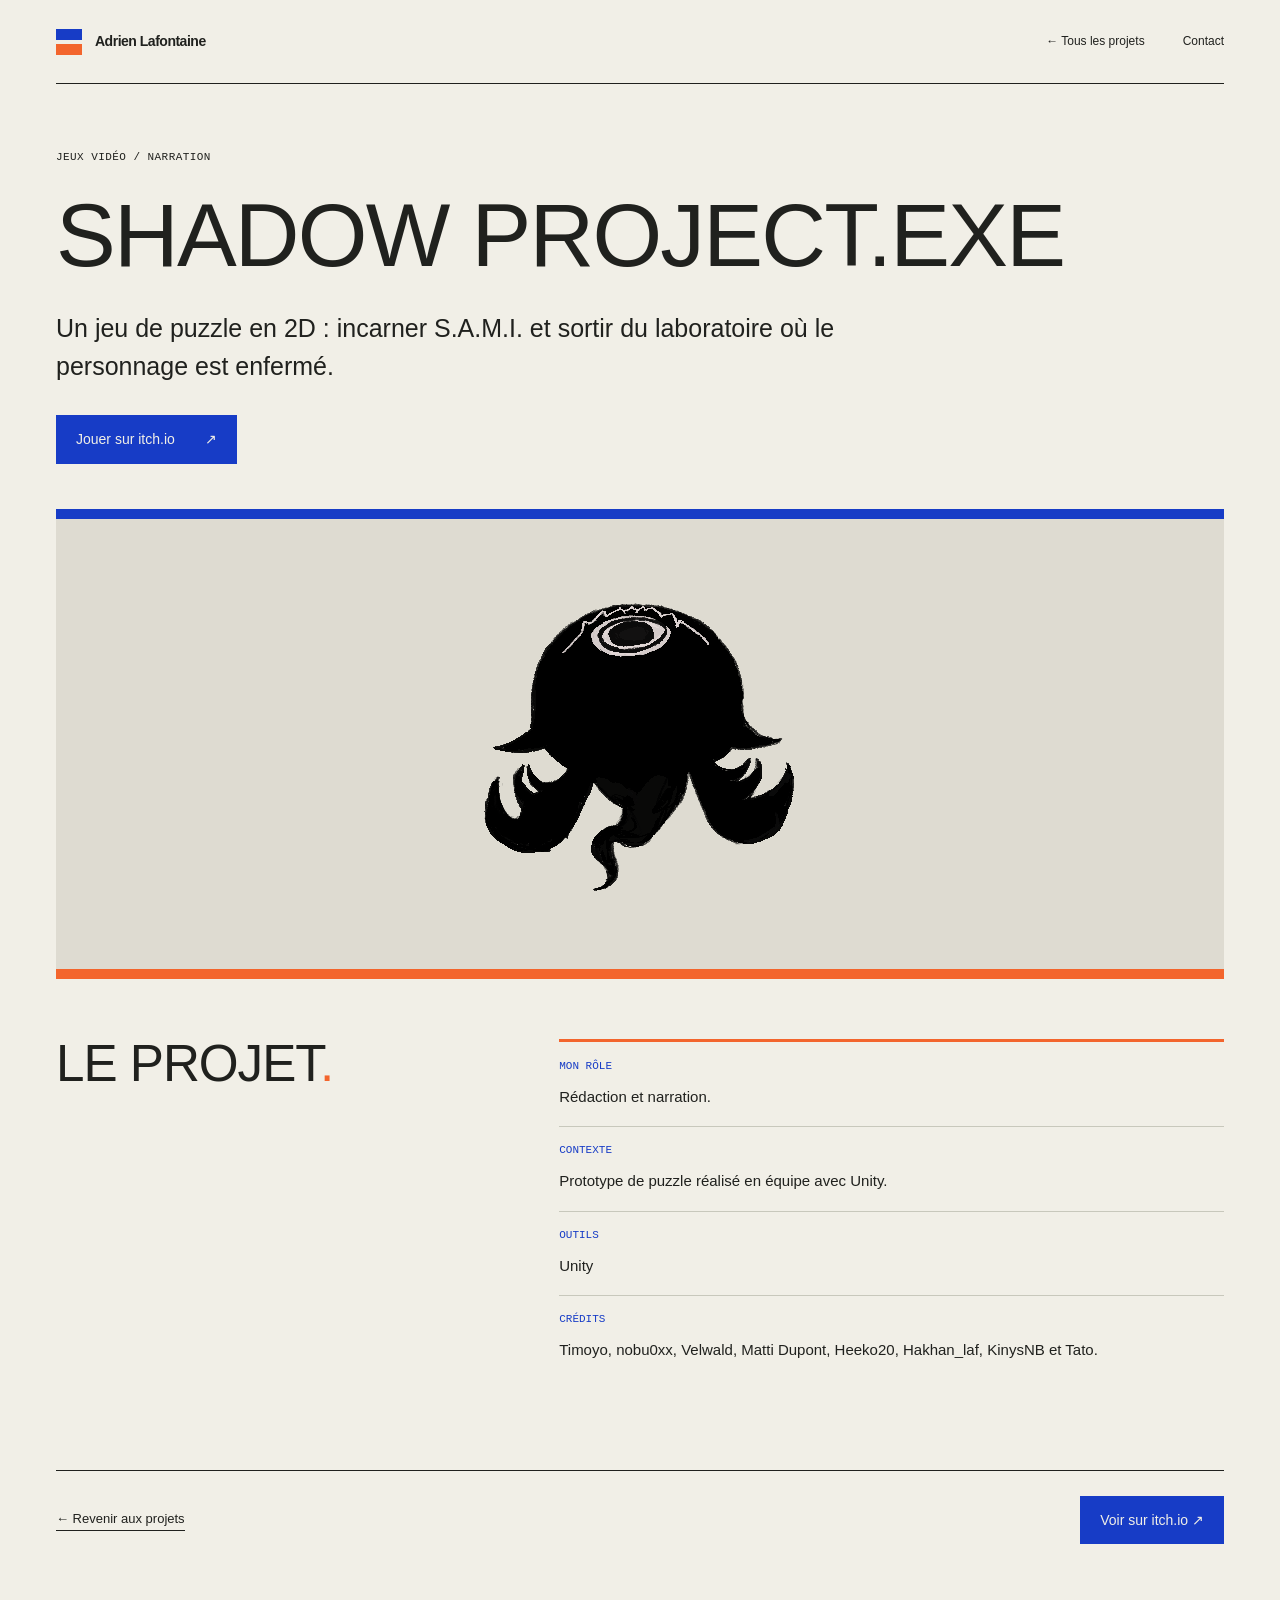
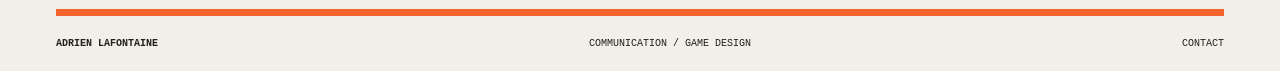
<file: projets/shadow-exe.html>
<!doctype html>
<html lang="fr"><head><meta charset="utf-8"><meta name="viewport" content="width=device-width, initial-scale=1"><title>Shadow Project.exe — Adrien Lafontaine</title><meta name="description" content="Un jeu de puzzle en 2D : incarner S.A.M.I. et sortir du laboratoire où le personnage est enfermé."><link rel="icon" href="../assets/favicon.svg" type="image/svg+xml"><link rel="stylesheet" href="../styles.css?v=final-1"></head>
<body><a class="skip" href="#projet">Aller au projet</a><header class="header wrap"><a class="brand" href="../index.html"><span class="brand-bars" aria-hidden="true"></span>Adrien Lafontaine</a><nav aria-label="Navigation principale"><a href="../index.html#projets">← Tous les projets</a><a href="../index.html#contact">Contact</a></nav></header>
<main id="projet" class="project-page wrap"><p class="eyebrow">Jeux vidéo / Narration</p><h1>Shadow Project.exe</h1><p class="project-page-intro">Un jeu de puzzle en 2D : incarner S.A.M.I. et sortir du laboratoire où le personnage est enfermé.</p><a class="itch-link" href="https://timoyo.itch.io/shadow-exe" target="_blank" rel="noopener noreferrer">Jouer sur itch.io <span aria-hidden="true">↗</span><span class="sr-only"> (nouvel onglet)</span></a>
<figure class="project-page-cover"><img src="../assets/games/shadow-exe.png" alt="Visuel du jeu Shadow Project.exe sur itch.io"></figure>
<div class="project-page-content"><h2>Le projet<span class="orange">.</span></h2><div><section class="project-fact project-role"><h3>Mon rôle</h3><p>Rédaction et narration.</p></section><section class="project-fact"><h3>Contexte</h3><p>Prototype de puzzle réalisé en équipe avec Unity.</p></section><section class="project-fact"><h3>Outils</h3><p>Unity</p></section><section class="project-fact"><h3>Crédits</h3><p>Timoyo, nobu0xx, Velwald, Matti Dupont, Heeko20, Hakhan_laf, KinysNB et Tato.</p></section></div></div>

<div class="project-page-end"><a class="text-link" href="../index.html#projets">← Revenir aux projets</a><a class="itch-link" href="https://timoyo.itch.io/shadow-exe" target="_blank" rel="noopener noreferrer">Voir sur itch.io ↗<span class="sr-only"> (nouvel onglet)</span></a></div></main><footer class="footer wrap"><span>Adrien Lafontaine</span><span>Communication / Game design</span><a href="../index.html#contact">Contact</a></footer></body></html>
</file>
<file: styles.css>
/* Direction : dossier éditorial. Deux encres, un papier, des barres. */
:root{--blue:#173cc6;--orange:#f3652d;--paper:#f1efe7;--ink:#20211e;--muted:#62635c;--line:#c8c8bc;--mono:"Courier New",monospace;--display:Impact,"Arial Narrow","Franklin Gothic Medium",sans-serif}
*{box-sizing:border-box}html{scroll-behavior:smooth;scroll-padding-top:30px}body{margin:0;background:var(--paper);color:var(--ink);font:16px/1.6 Arial,Helvetica,sans-serif}a{color:inherit;text-decoration:none}button{font:inherit}a,button,summary{-webkit-tap-highlight-color:transparent}a:focus-visible,button:focus-visible,summary:focus-visible{outline:3px solid var(--orange);outline-offset:5px}[hidden]{display:none!important}::selection{background:var(--orange);color:var(--ink)}.wrap{width:min(1440px,calc(100% - 112px));margin-inline:auto}
.header{display:flex;align-items:center;justify-content:space-between;gap:28px;padding-block:25px;border-bottom:1px solid var(--ink)}.brand{display:flex;gap:13px;align-items:center;font-size:14px;font-weight:700;letter-spacing:-.035em}.brand-bars{width:26px;height:26px;flex-shrink:0;background:linear-gradient(to bottom,var(--blue) 0 42%,transparent 42% 58%,var(--orange) 58%)}nav{display:flex;gap:38px;font-size:12px}nav a{padding-block:7px}nav span{font:10px var(--mono);margin-right:7px;color:var(--muted)}nav a:hover{color:var(--blue)}.eyebrow,.edition{font:11px/1.5 var(--mono);text-transform:uppercase;letter-spacing:.04em;margin:0}.hero{padding-top:28px}.hero-top{display:flex;justify-content:space-between;align-items:start;gap:20px}.edition{text-align:right}.hero h1{margin:24px 0 0;line-height:.85;font-family:var(--display);font-weight:400;letter-spacing:-.025em;text-transform:uppercase}.first-name{display:block;font:italic clamp(35px,5vw,76px)/1 Georgia,serif;letter-spacing:-.055em;text-transform:none;margin-left:.04em;margin-bottom:8px}.last-name{display:block;font-size:clamp(65px,13.7vw,205px);white-space:nowrap}.name-dot{color:var(--orange)}.hero-bottom{display:grid;grid-template-columns:1fr 1fr auto;align-items:end;gap:25px;padding-block:35px 38px}.hero-index{display:flex;gap:15px;align-items:center;font:11px/1.6 var(--mono);text-transform:uppercase}.cross{font-size:58px;line-height:1;color:var(--blue);font-family:Arial,sans-serif}.hero-bottom>p{font-size:16px;line-height:1.5;letter-spacing:-.02em;margin:0}.button{display:flex;justify-content:space-between;align-items:center;gap:32px;padding-bottom:9px;border-bottom:1px solid var(--ink);font-size:13px;line-height:1.4;min-width:172px}.button-arrow{font-size:45px;line-height:1;transition:transform .2s}.button:hover .button-arrow{transform:translate(4px,4px)}.hero-bars{margin-inline:-56px;overflow:hidden;padding-block:5px 0}.hero-bars span{display:block;background:var(--blue);color:var(--paper);font:clamp(30px,5.6vw,85px)/1 var(--display);letter-spacing:.025em;padding:14px 56px 12px;white-space:nowrap}.hero-bars span+span{background:var(--orange);color:var(--ink);padding-left:28%;margin-top:7px}.hero-foot{display:flex;justify-content:space-between;gap:20px;border-bottom:1px solid var(--ink);padding-block:16px;font:10px/1.4 var(--mono);text-transform:uppercase}
.projects{padding-block:108px 100px}.section-top{display:grid;grid-template-columns:1fr 1fr;gap:40px;align-items:end}.section-top .eyebrow{margin-bottom:24px}h2{font:clamp(52px,6.2vw,92px)/.98 var(--display);font-weight:400;text-transform:uppercase;letter-spacing:-.02em;margin:0}.orange{color:var(--orange)}.section-aside{display:flex;align-items:end;gap:35px;justify-content:end}.section-symbol{font:110px/.8 Arial,sans-serif;color:var(--blue)}.section-note{max-width:235px;margin:0;font-size:14px;line-height:1.6}.filters{display:flex;flex-wrap:wrap;gap:0;margin:30px 0 0;border-bottom:1px solid var(--ink)}.filters button{font:11px/1.4 var(--mono);text-transform:uppercase;background:transparent;color:var(--muted);border:0;border-bottom:4px solid transparent;cursor:pointer;padding:14px 19px 13px}.filters button:first-child{padding-left:0}.filters button:hover{color:var(--ink)}.filters button[aria-pressed=true]{border-bottom-color:var(--blue);color:var(--blue)}
.project-grid{display:flex;flex-direction:column}.project-card{position:relative;display:grid;grid-template-columns:50px minmax(0,1.15fr) minmax(0,1fr);gap:30px;padding:42px 0;border-bottom:1px solid var(--ink);min-width:0}.project-number{font:13px/1.5 var(--mono);padding-top:2px;color:var(--blue)}.project-visual{min-width:0;height:300px;position:relative;display:grid;place-items:center;overflow:hidden;background:#e6e3d9;background-image:linear-gradient(#c8c8bc66 1px,transparent 1px),linear-gradient(90deg,#c8c8bc66 1px,transparent 1px);background-size:28px 28px}.project-visual:after{content:"";position:absolute;width:27px;height:8px;background:var(--orange);bottom:15px;right:15px}.project-visual img{width:100%;height:100%;object-fit:cover}.project-card:nth-child(2) .project-visual{background-color:var(--blue);background-image:none}.project-card:nth-child(3) .project-visual{background-color:var(--ink);background-image:repeating-linear-gradient(0deg,transparent,transparent 9px,#f1efe708 9px,#f1efe708 10px)}.project-card:nth-child(4) .project-visual{background-color:var(--orange);background-size:40px 40px;background-image:linear-gradient(#20211e16 1px,transparent 1px),linear-gradient(90deg,#20211e16 1px,transparent 1px)}.project-card:nth-child(4) .project-visual:after{background:var(--blue)}.project-copy{display:flex;flex-direction:column;min-width:0;padding:4px 0 0 10px}.project-heading{display:flex;flex-direction:column-reverse;gap:22px}.project-heading h3{font:clamp(30px,3.2vw,46px)/1.03 var(--display);font-weight:400;text-transform:uppercase;margin:0;letter-spacing:-.01em;max-width:390px}.project-heading>span{font:10px var(--mono);text-transform:uppercase;color:var(--muted)}.project-intro{font-size:14px;line-height:1.6;max-width:340px;margin:20px 0 25px;color:var(--muted)}.project-copy details{margin-top:auto;font-size:13px}summary{cursor:pointer;list-style:none;padding:11px 0;border-block:1px solid var(--line);display:flex;justify-content:space-between;gap:20px;font:11px/1.5 var(--mono);text-transform:uppercase}summary::-webkit-details-marker{display:none}summary:after{content:"+";font-size:19px;line-height:.8;color:var(--blue)}details[open]>summary:after{content:"−"}.project-detail{padding-block:8px}.project-detail p{margin:10px 0}.project-detail strong{font-weight:700}.project-detail a{display:inline-block;margin-top:12px;border-bottom:1px solid var(--blue);color:var(--blue)}
.about{background:var(--blue);color:var(--paper);padding-block:80px;position:relative;overflow:hidden}.about-grid{display:grid;grid-template-columns:1.1fr 1fr;gap:80px}.about .eyebrow{margin-bottom:32px}.about h2{font-size:clamp(52px,6.3vw,92px)}em{font-family:Georgia,serif;font-weight:400;text-transform:none;letter-spacing:-.055em}.about h2 em{color:var(--orange)}.small-bars{margin-top:45px;width:180px;height:32px;background:linear-gradient(to bottom,var(--paper) 0 40%,transparent 40% 60%,var(--orange) 60%)}.about-copy{padding-top:50px}.lead{font-size:clamp(23px,2.3vw,32px);line-height:1.25;letter-spacing:-.035em;margin:0 0 25px}.about-copy>p:not(.lead){font-size:14px;max-width:410px}.muted{color:var(--muted);font-size:13px}.about .muted{color:#c4cef5;font-size:12px!important}.focus-list{display:grid;grid-template-columns:1fr 1fr;gap:0 22px;margin-top:35px}.focus-list span{border-top:1px solid #ffffff55;padding:12px 0;font-size:12px}.text-link{display:inline-block;border-bottom:1px solid currentColor;margin-top:30px;font-size:13px}.contact{padding-block:95px 65px}.contact .eyebrow{margin-bottom:30px}.contact h2{font-size:clamp(48px,7.2vw,106px)}.contact h2 em{font-size:.88em}#contact-links{display:flex;gap:15px;justify-content:end;flex-wrap:wrap}#contact-links a{color:var(--blue);border-bottom:1px solid var(--blue);overflow-wrap:anywhere;font-size:15px}#contact-links p{margin:0;font:11px var(--mono)}.footer{border-top:7px solid var(--orange);display:flex;justify-content:space-between;gap:15px;padding-block:20px;font:10px/1.5 var(--mono);text-transform:uppercase}.footer>span:first-child{font-weight:700}.footer a:hover{color:var(--blue)}.skip{position:absolute;top:0;left:20px;transform:translateY(-150%);padding:12px;background:var(--paper);z-index:5}.skip:focus{transform:translateY(0)}.sr-only{position:absolute;width:1px;height:1px;padding:0;margin:-1px;overflow:hidden;clip:rect(0,0,0,0);white-space:nowrap;border:0}
@media(min-width:1600px){.last-name{font-size:218px}.hero-bars{margin-inline:0}.hero-bars span{padding-left:30px}}@media(max-width:1000px){.wrap{width:calc(100% - 64px)}.hero-bars{margin-inline:-32px}.hero-bars span{padding-inline:32px}.hero-bars span+span{padding-left:28%}.project-card{grid-template-columns:30px minmax(0,1fr) minmax(0,1fr);gap:20px}.project-visual{height:270px}.project-copy{padding-left:0}.about-grid{gap:40px}.section-aside{gap:20px}.section-symbol{font-size:80px}}
@media(max-width:700px){.wrap{width:calc(100% - 40px)}.header{padding-block:18px;align-items:start;gap:15px}.brand{font-size:12px;line-height:1.2;max-width:150px}.brand-bars{width:20px;height:24px}nav{gap:16px;font-size:11px}nav span{display:none}.hero{padding-top:22px}.hero-top .eyebrow{font-size:9px;max-width:180px}.edition{font-size:9px}.hero h1{margin-top:32px}.first-name{font-size:40px}.last-name{font-size:14.5vw}.hero-bottom{grid-template-columns:1fr auto;padding-block:28px;gap:20px}.hero-index{grid-column:1/-1;font-size:9px;gap:10px}.cross{font-size:32px}.hero-bottom>p{font-size:13px}.button{min-width:125px;gap:15px;font-size:11px}.button-arrow{font-size:35px}.hero-bars{margin-inline:-20px}.hero-bars span{font-size:7.3vw;padding:13px 20px}.hero-bars span+span{padding-left:24%;margin-top:5px}.hero-foot{font-size:8px;gap:15px}.hero-foot>span:first-child{max-width:180px}.projects{padding-block:60px}.section-top{grid-template-columns:1fr 1fr;gap:20px}.section-top .eyebrow{font-size:9px;margin-bottom:20px}h2{font-size:48px}.section-aside{display:block}.section-symbol{font-size:50px}.section-note{font-size:11px;margin-top:15px;max-width:175px}.filters{margin-top:20px}.filters button{font-size:9px;padding:11px 12px}.project-card{grid-template-columns:25px minmax(0,1fr);gap:15px;padding-block:28px}.project-number{font-size:11px}.project-visual{height:260px}.project-copy{grid-column:2}.project-heading{gap:10px}.project-heading h3{font-size:35px;max-width:none}.project-heading>span{font-size:9px}.project-intro{font-size:13px;max-width:none;margin-block:15px 20px}.about{padding-block:55px}.about-grid{grid-template-columns:1fr;gap:35px}.about h2{font-size:65px}.small-bars{margin-top:25px;width:125px;height:25px}.about-copy{padding:0}.lead{max-width:400px}.contact{padding-block:55px 40px}.contact h2{font-size:clamp(38px,9vw,62px)}#contact-links{justify-content:start}.footer{font-size:9px;flex-wrap:wrap}.footer>span:nth-child(2){display:none}}
@media(prefers-reduced-motion:reduce){html{scroll-behavior:auto}*,*:before,*:after{transition:none!important}}@media print{.wrap{width:100%}.hero-bars{margin:0}.project-card{break-inside:avoid}.projects,.contact{padding-block:30px}.about{padding-block:30px}.project-visual{height:180px}}
@media(max-width:480px){.section-top{grid-template-columns:1fr}.section-aside{display:flex;align-items:center;justify-content:start;gap:20px}.section-note{max-width:230px;margin:0}.projects h2{font-size:55px}}
.game-project .project-visual img{object-fit:contain}.project-page-link{font:11px var(--mono);text-transform:uppercase;border-block:1px solid var(--line);padding:14px 0;margin-top:auto;color:var(--blue)}.project-page-link:hover{background:var(--blue);color:var(--paper);padding-left:10px}.project-card>a{display:block;min-width:0}.project-page{padding-block:65px}.project-page>.eyebrow{margin-bottom:25px}.project-page>h1{font:clamp(45px,7vw,100px)/1 var(--display);text-transform:uppercase;letter-spacing:-.02em;margin:0;overflow-wrap:anywhere}.project-page-intro{font-size:clamp(18px,2vw,25px);line-height:1.5;max-width:800px;margin:30px 0}.itch-link{display:inline-flex;gap:30px;align-items:center;padding:13px 20px;background:var(--blue);color:var(--paper);font-size:14px}.itch-link:hover{background:var(--ink)}.project-page-cover{margin:45px 0 60px;background:#dedbd1;border-top:10px solid var(--blue);border-bottom:10px solid var(--orange);padding:25px;display:grid;place-items:center}.project-page-cover img{max-width:100%;max-height:580px;object-fit:contain;display:block}.project-page-content{display:grid;grid-template-columns:1fr 1.5fr;gap:60px;padding-bottom:40px}.project-page-content h2{font-size:clamp(35px,4vw,60px)}.project-fact{border-top:1px solid var(--line);padding-block:17px}.project-fact h3{font:11px var(--mono);text-transform:uppercase;color:var(--blue);margin:0 0 12px}.project-fact p{font-size:15px;line-height:1.7;margin:0}.project-gallery{display:grid;gap:25px}.project-gallery figure{margin:0}.project-gallery img{display:block;max-width:100%;height:auto;margin:auto}.project-page-end{border-top:1px solid var(--ink);display:flex;justify-content:space-between;gap:25px;align-items:center;margin-top:50px;padding-top:25px}.project-page-end .text-link{margin:0;font-size:13px}@media(max-width:700px){.project-card>a{grid-column:2}.project-page{padding-block:40px}.project-page-content{grid-template-columns:1fr;gap:25px}.project-page-cover{padding:10px;margin-block:30px}.project-page-end{align-items:start;flex-direction:column}.project-page-intro{font-size:18px}}

.project-card[data-category="edition"] .project-visual img{object-fit:contain}.project-gallery figcaption{margin-top:10px}
.project-role-preview{font-size:13px;line-height:1.6;margin:0 0 22px;max-width:380px}.project-role-preview strong{color:var(--blue);font-weight:700}.project-role{border-top:3px solid var(--orange);padding-top:18px}
.about h2 em{font-size:.8em}

.cv-download{display:inline-flex;align-items:center;gap:26px;background:var(--paper);color:var(--blue);border:0;padding:14px 20px;font-weight:700}.cv-download span{font:10px var(--mono)}.cv-download:hover{background:var(--orange);color:var(--ink)}@media(max-width:480px){.cv-download{gap:18px;font-size:13px}}

.contact-layout{display:grid;grid-template-columns:1.2fr 1fr;gap:65px;align-items:center}.contact-intro{max-width:430px;margin:28px 0 0;font-size:14px;line-height:1.7;color:var(--muted)}.contact-actions{border-top:1px solid var(--ink);padding-top:28px;display:flex;flex-direction:column;align-items:start;gap:22px}.contact-write{display:inline-block;min-width:230px;background:var(--blue);color:var(--paper);padding:18px 28px;border-bottom:5px solid var(--orange);font-size:23px;letter-spacing:-.02em}.contact-write:hover{background:var(--ink)}.contact-actions #contact-links{justify-content:start}.contact-actions #contact-links a{font-size:14px}@media(max-width:700px){.contact-layout{grid-template-columns:1fr;gap:28px}.contact-intro{margin-top:22px}.contact-actions{padding-top:24px}.contact-write{font-size:20px;min-width:220px}}
</file>
